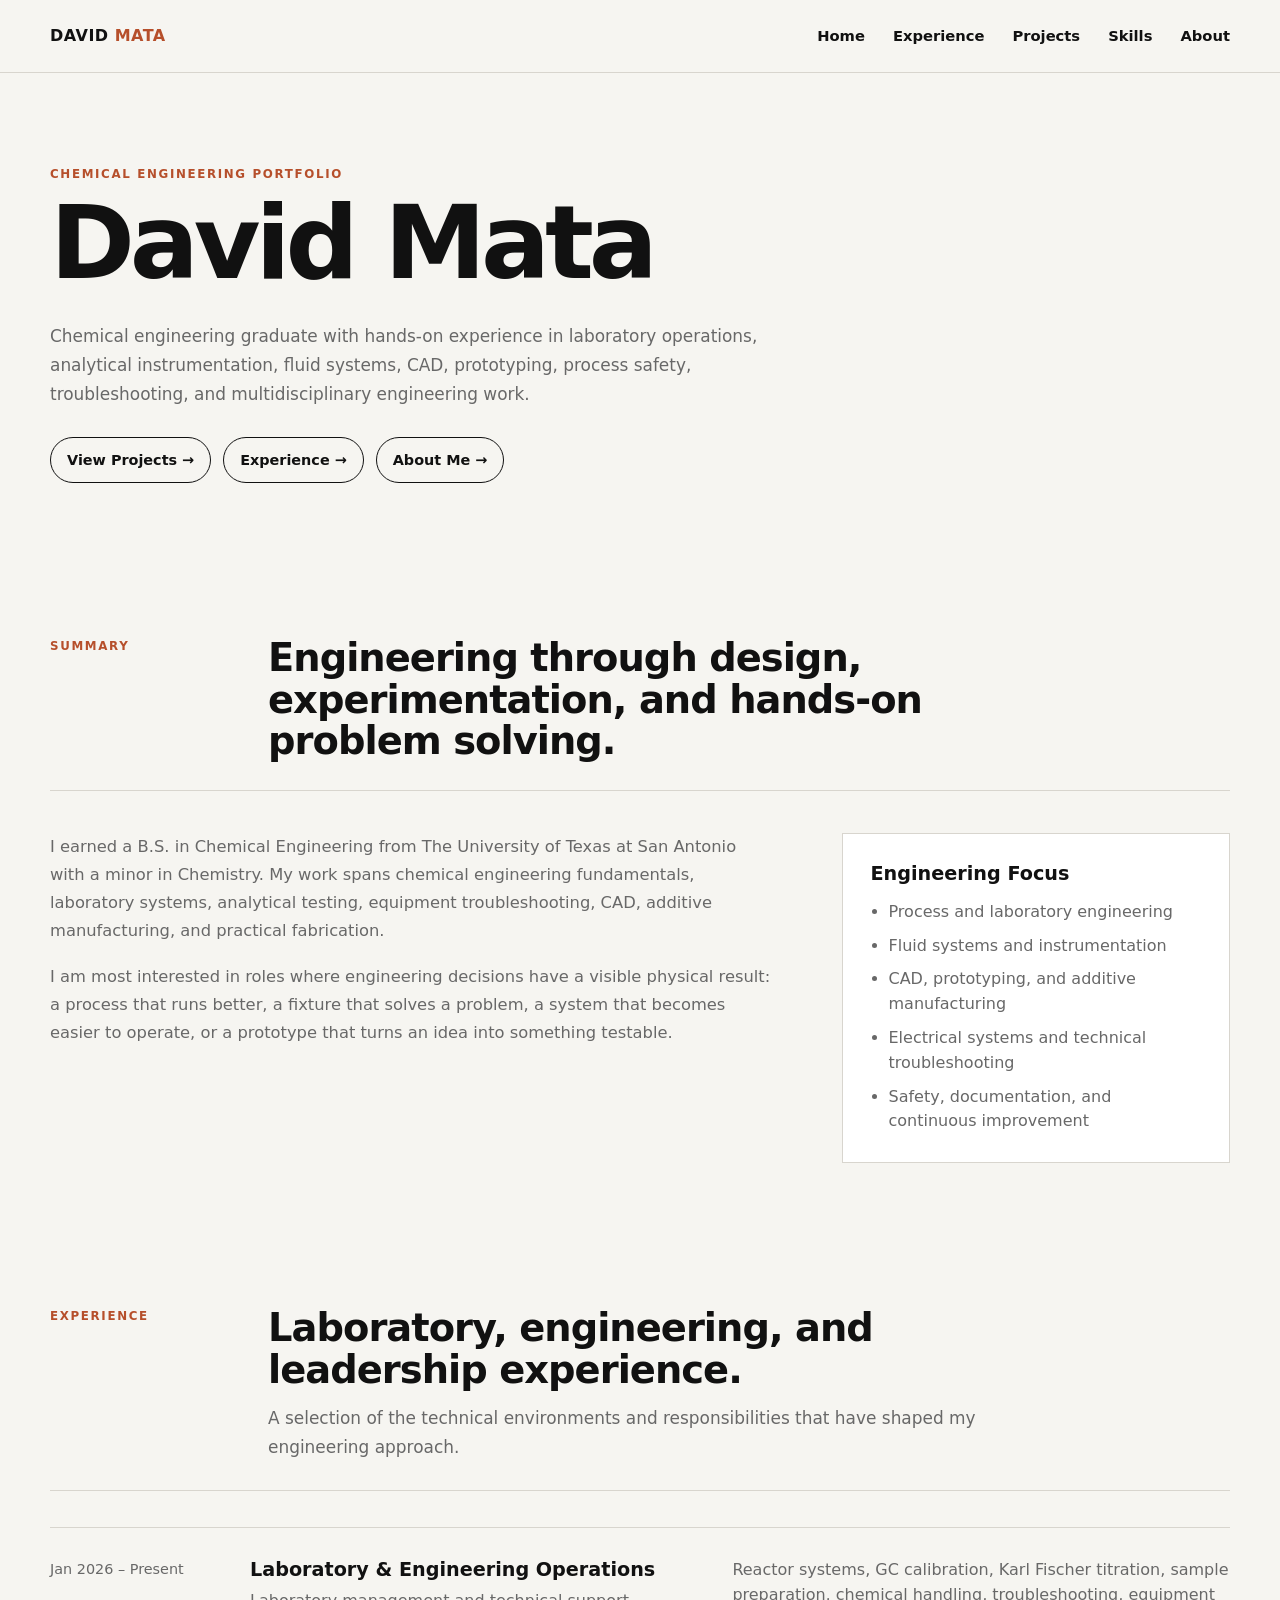
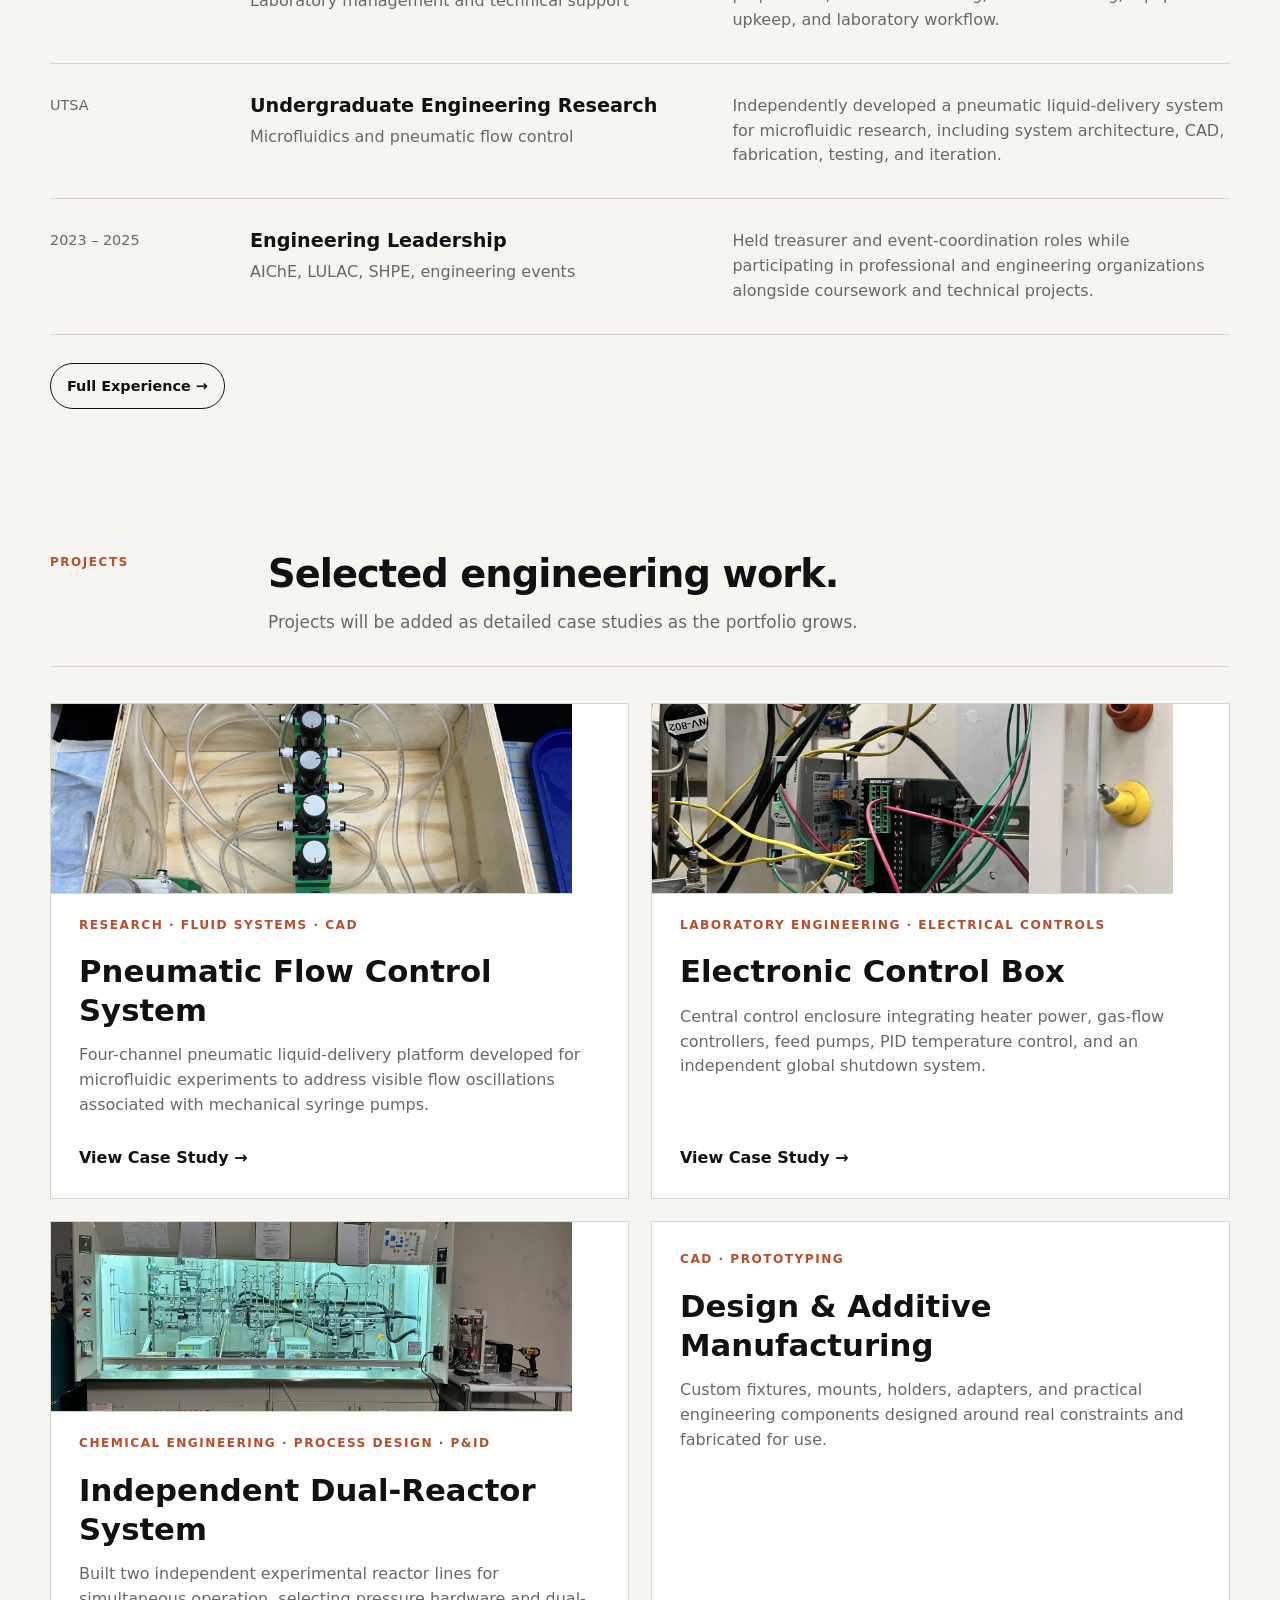
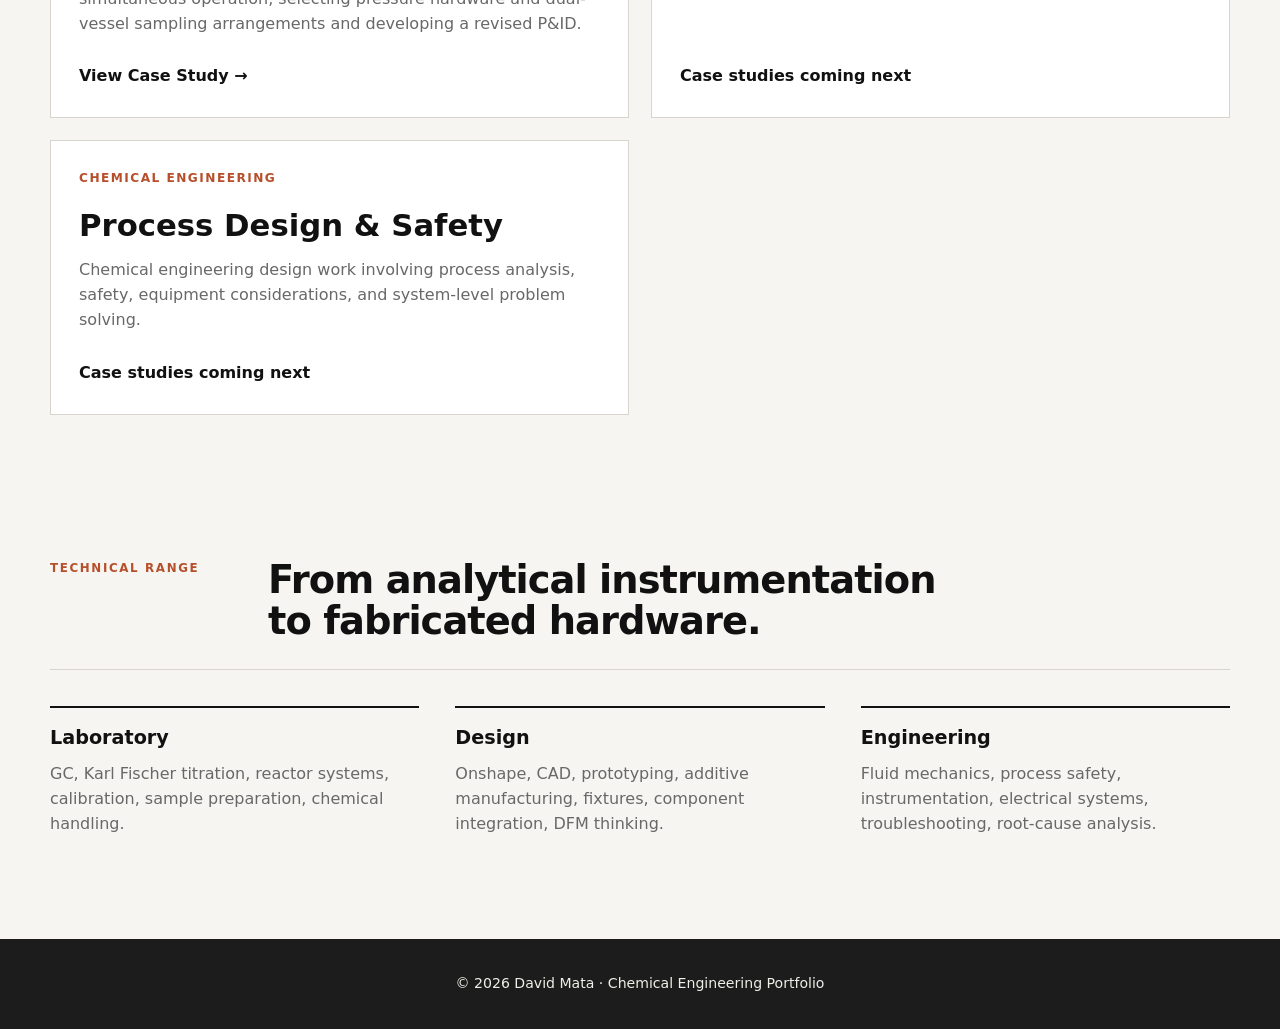
<file: index.html>
<!DOCTYPE html>
<html lang="en">
<head>
    <meta charset="UTF-8">
    <meta name="viewport" content="width=device-width, initial-scale=1.0">
    <meta name="description" content="David Mata chemical engineering portfolio featuring laboratory, process, CAD, prototyping, and engineering project experience.">
    <title>David Mata | Chemical Engineering Portfolio</title>
    <link rel="stylesheet" href="css/style.css?v=20261007-1">
</head>
<body>

    <header class="site-header">
        <div class="nav-inner">
            <a href="index.html" class="logo">David <span>Mata</span></a>
            <ul class="nav-links">
                <li><a href="index.html">Home</a></li>
                <li><a href="experience.html">Experience</a></li>
                <li><a href="projects.html">Projects</a></li>
                <li><a href="skills.html">Skills</a></li>
                <li><a href="about.html">About</a></li>
            </ul>
        </div>
    </header>

    <main>
        <section class="hero">
            <div class="hero-content">
                <div class="eyebrow">Chemical Engineering Portfolio</div>
                <h1 class="display">David Mata</h1>
                <p class="hero-description">
                    Chemical engineering graduate with hands-on experience in laboratory operations,
                    analytical instrumentation, fluid systems, CAD, prototyping, process safety,
                    troubleshooting, and multidisciplinary engineering work.
                </p>
                <div class="quick-links">
                    <a href="projects.html" class="text-link">View Projects →</a>
                    <a href="experience.html" class="text-link">Experience →</a>
                    <a href="about.html" class="text-link">About Me →</a>
                </div>
            </div>
        </section>

        <section class="editorial-section">
            <div class="section-head">
                <div class="section-label">Summary</div>
                <div>
                    <h2>Engineering through design, experimentation, and hands-on problem solving.</h2>
                </div>
            </div>

            <div class="summary-grid">
                <div class="copy">
                    <p>
                        I earned a B.S. in Chemical Engineering from The University of Texas at San Antonio
                        with a minor in Chemistry. My work spans chemical engineering fundamentals,
                        laboratory systems, analytical testing, equipment troubleshooting, CAD,
                        additive manufacturing, and practical fabrication.
                    </p>
                    <p>
                        I am most interested in roles where engineering decisions have a visible physical
                        result: a process that runs better, a fixture that solves a problem, a system that
                        becomes easier to operate, or a prototype that turns an idea into something testable.
                    </p>
                </div>

                <aside class="profile-note">
                    <h3>Engineering Focus</h3>
                    <ul>
                        <li>Process and laboratory engineering</li>
                        <li>Fluid systems and instrumentation</li>
                        <li>CAD, prototyping, and additive manufacturing</li>
                        <li>Electrical systems and technical troubleshooting</li>
                        <li>Safety, documentation, and continuous improvement</li>
                    </ul>
                </aside>
            </div>
        </section>

        <section class="editorial-section">
            <div class="section-head">
                <div class="section-label">Experience</div>
                <div>
                    <h2>Laboratory, engineering, and leadership experience.</h2>
                    <p class="lead">
                        A selection of the technical environments and responsibilities that have shaped
                        my engineering approach.
                    </p>
                </div>
            </div>

            <div class="experience-list">
                <article class="experience-row">
                    <div class="experience-meta">Jan 2026 – Present</div>
                    <div>
                        <h3>Laboratory & Engineering Operations</h3>
                        <p>Laboratory management and technical support</p>
                    </div>
                    <p>
                        Reactor systems, GC calibration, Karl Fischer titration, sample preparation,
                        chemical handling, troubleshooting, equipment upkeep, and laboratory workflow.
                    </p>
                </article>

                <article class="experience-row">
                    <div class="experience-meta">UTSA</div>
                    <div>
                        <h3>Undergraduate Engineering Research</h3>
                        <p>Microfluidics and pneumatic flow control</p>
                    </div>
                    <p>
                        Independently developed a pneumatic liquid-delivery system for microfluidic
                        research, including system architecture, CAD, fabrication, testing, and iteration.
                    </p>
                </article>

                <article class="experience-row">
                    <div class="experience-meta">2023 – 2025</div>
                    <div>
                        <h3>Engineering Leadership</h3>
                        <p>AIChE, LULAC, SHPE, engineering events</p>
                    </div>
                    <p>
                        Held treasurer and event-coordination roles while participating in professional
                        and engineering organizations alongside coursework and technical projects.
                    </p>
                </article>
            </div>

            <div class="quick-links" style="margin-top: 28px;">
                <a href="experience.html" class="text-link">Full Experience →</a>
            </div>
        </section>

        <section class="editorial-section">
            <div class="section-head">
                <div class="section-label">Projects</div>
                <div>
                    <h2>Selected engineering work.</h2>
                    <p class="lead">
                        Projects will be added as detailed case studies as the portfolio grows.
                    </p>
                </div>
            </div>

            <div class="project-grid">
                <article class="project-card">
                    <img class="project-card-thumb"
                         src="images/pneumatic-flow-system/pump-prototype-2b.webp"
                         alt="Completed pneumatic flow control system">
                    <div class="project-type">Research · Fluid Systems · CAD</div>
                    <h3>Pneumatic Flow Control System</h3>
                    <p>
                        Four-channel pneumatic liquid-delivery platform developed for microfluidic
                        experiments to address visible flow oscillations associated with mechanical
                        syringe pumps.
                    </p>
                    <a href="projects/pneumatic-flow-system.html" class="project-link">
                        View Case Study →
                    </a>
                </article>

                <article class="project-card">
                    <img class="project-card-thumb"
                         src="images/electronic-control-box/electronic-component-box.webp"
                         alt="Electronic control box for laboratory reactor system">
                    <div class="project-type">Laboratory Engineering · Electrical Controls</div>
                    <h3>Electronic Control Box</h3>
                    <p>
                        Central control enclosure integrating heater power, gas-flow controllers,
                        feed pumps, PID temperature control, and an independent global shutdown system.
                    </p>
                    <a href="projects/electronic-control-box/" class="project-link">
                        View Case Study →
                    </a>
                </article>

                <article class="project-card">
                    <img class="project-card-thumb"
                         src="images/dual-reactor-system/fumehood-progress-final.webp"
                         alt="Dual-reactor installation in the fume hood" loading="lazy">
                    <div class="project-type">Chemical Engineering · Process Design · P&amp;ID</div>
                    <h3>Independent Dual-Reactor System</h3>
                    <p>
                        Built two independent experimental reactor lines for simultaneous
                        operation, selecting pressure hardware and dual-vessel sampling
                        arrangements and developing a revised P&amp;ID.
                    </p>
                    <a href="projects/dual-reactor-system/" class="project-link">View Case Study →</a>
                </article>

                <article class="project-card">
                    <div class="project-type">CAD · Prototyping</div>
                    <h3>Design & Additive Manufacturing</h3>
                    <p>
                        Custom fixtures, mounts, holders, adapters, and practical engineering components
                        designed around real constraints and fabricated for use.
                    </p>
                    <span class="project-link">Case studies coming next</span>
                </article>

                <article class="project-card">
                    <div class="project-type">Chemical Engineering</div>
                    <h3>Process Design & Safety</h3>
                    <p>
                        Chemical engineering design work involving process analysis, safety,
                        equipment considerations, and system-level problem solving.
                    </p>
                    <span class="project-link">Case studies coming next</span>
                </article>
            </div>
        </section>

        <section class="editorial-section">
            <div class="section-head">
                <div class="section-label">Technical Range</div>
                <div>
                    <h2>From analytical instrumentation to fabricated hardware.</h2>
                </div>
            </div>

            <div class="skill-columns">
                <div class="skill-block">
                    <h3>Laboratory</h3>
                    <p>GC, Karl Fischer titration, reactor systems, calibration, sample preparation, chemical handling.</p>
                </div>
                <div class="skill-block">
                    <h3>Design</h3>
                    <p>Onshape, CAD, prototyping, additive manufacturing, fixtures, component integration, DFM thinking.</p>
                </div>
                <div class="skill-block">
                    <h3>Engineering</h3>
                    <p>Fluid mechanics, process safety, instrumentation, electrical systems, troubleshooting, root-cause analysis.</p>
                </div>
            </div>
        </section>
    </main>

    <footer>© 2026 David Mata · Chemical Engineering Portfolio</footer>
</body>
</html>
</file>
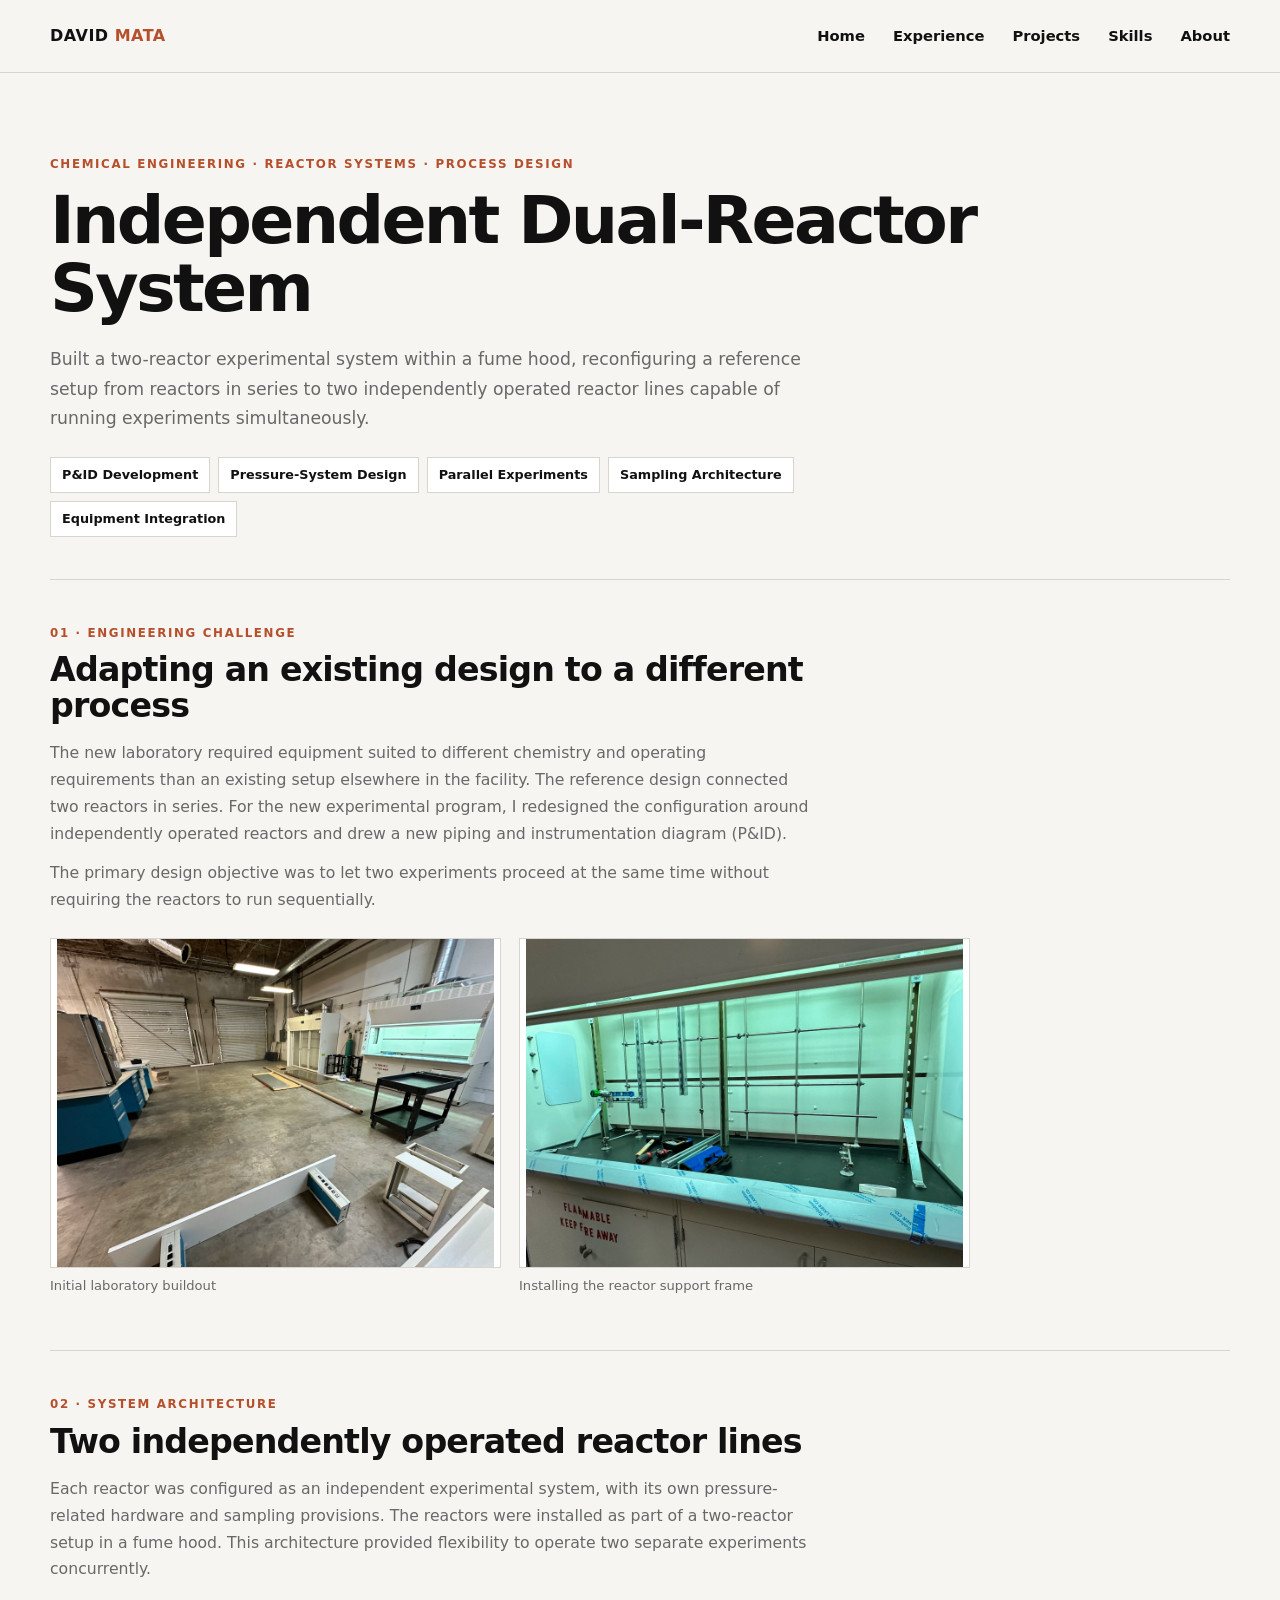
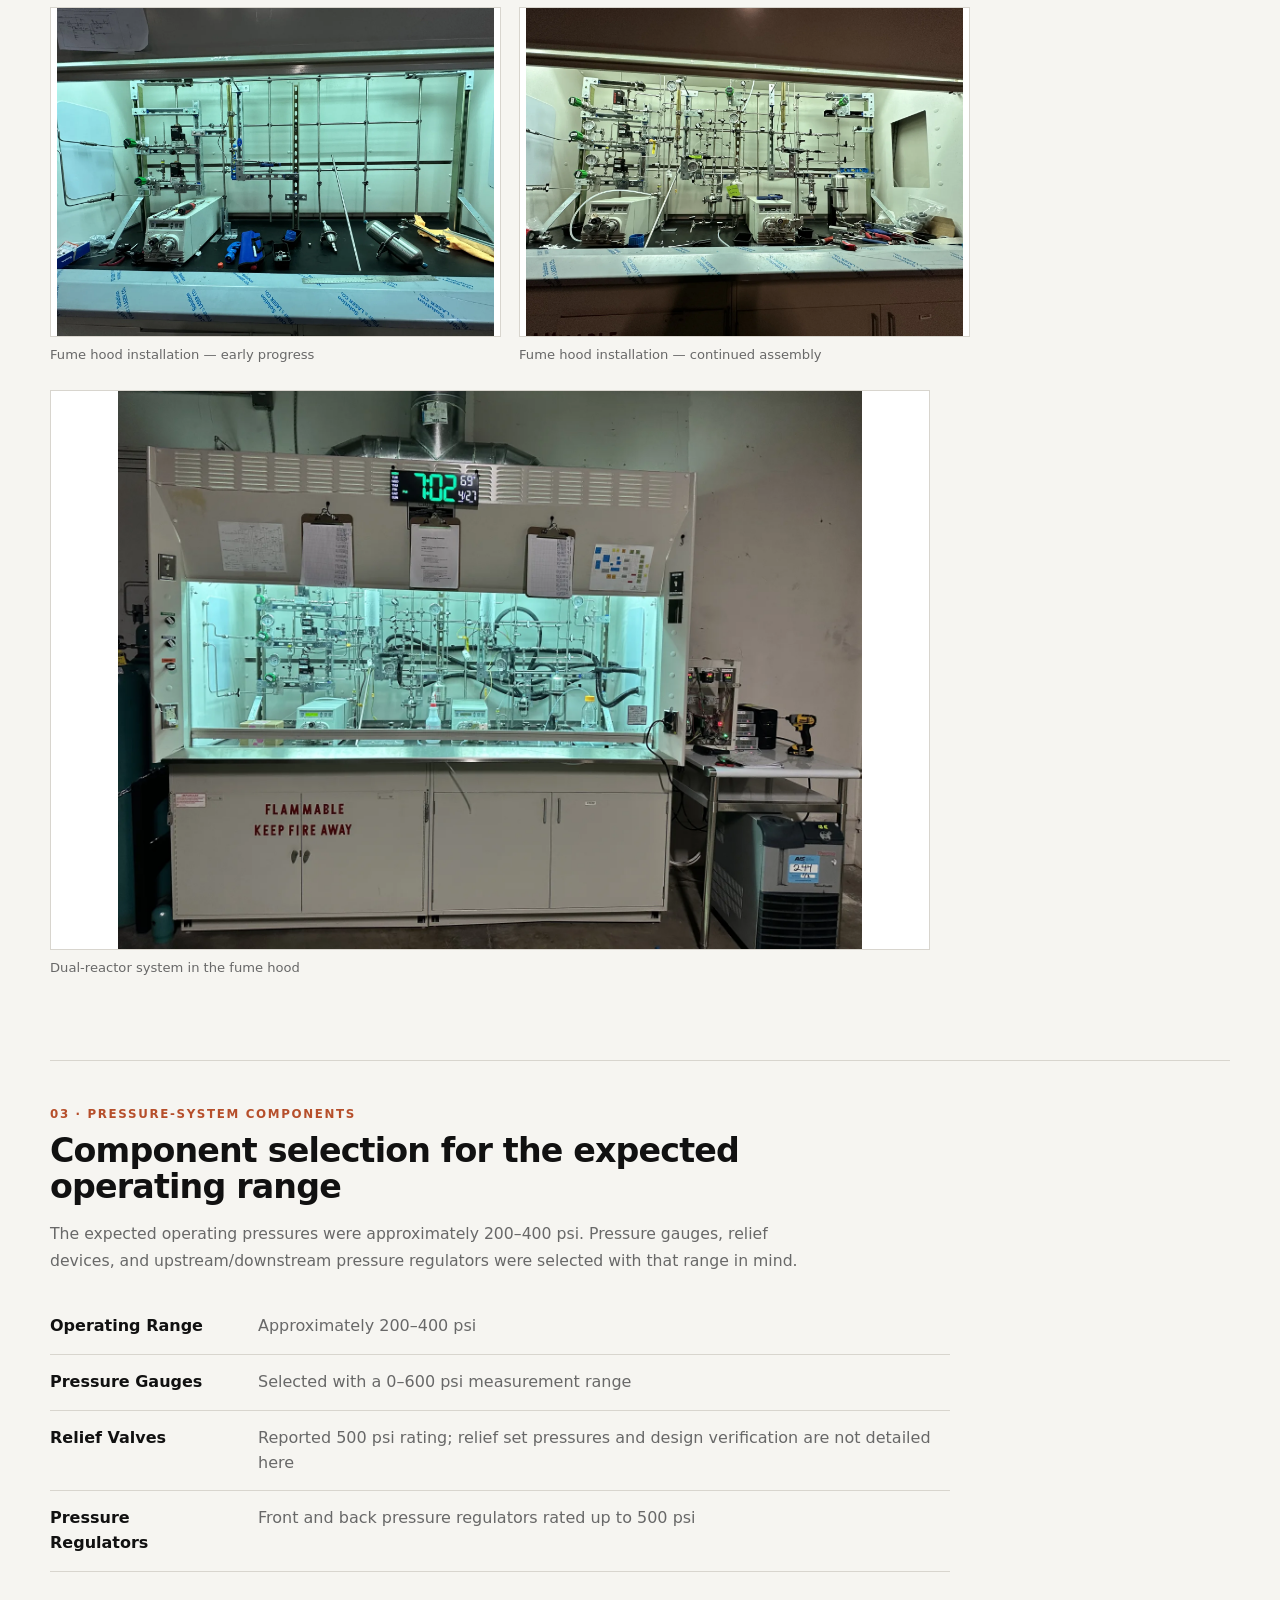
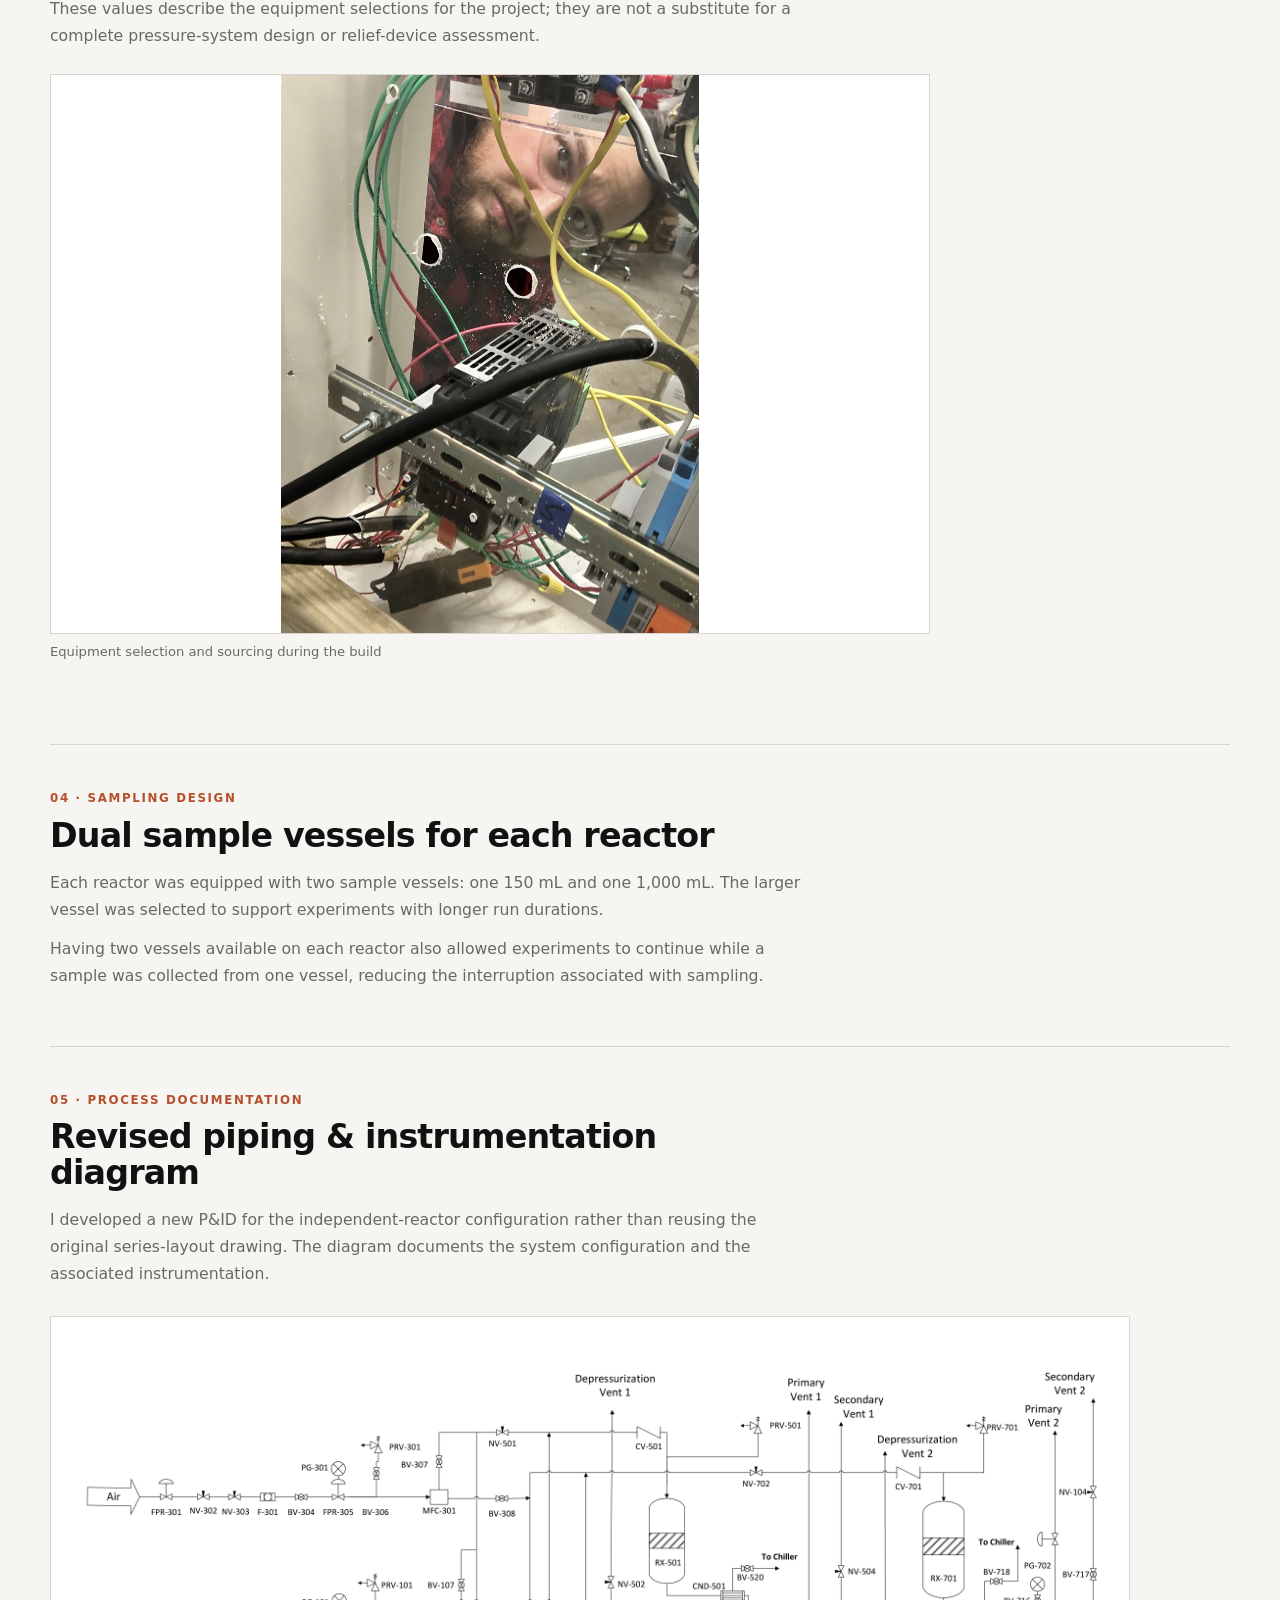
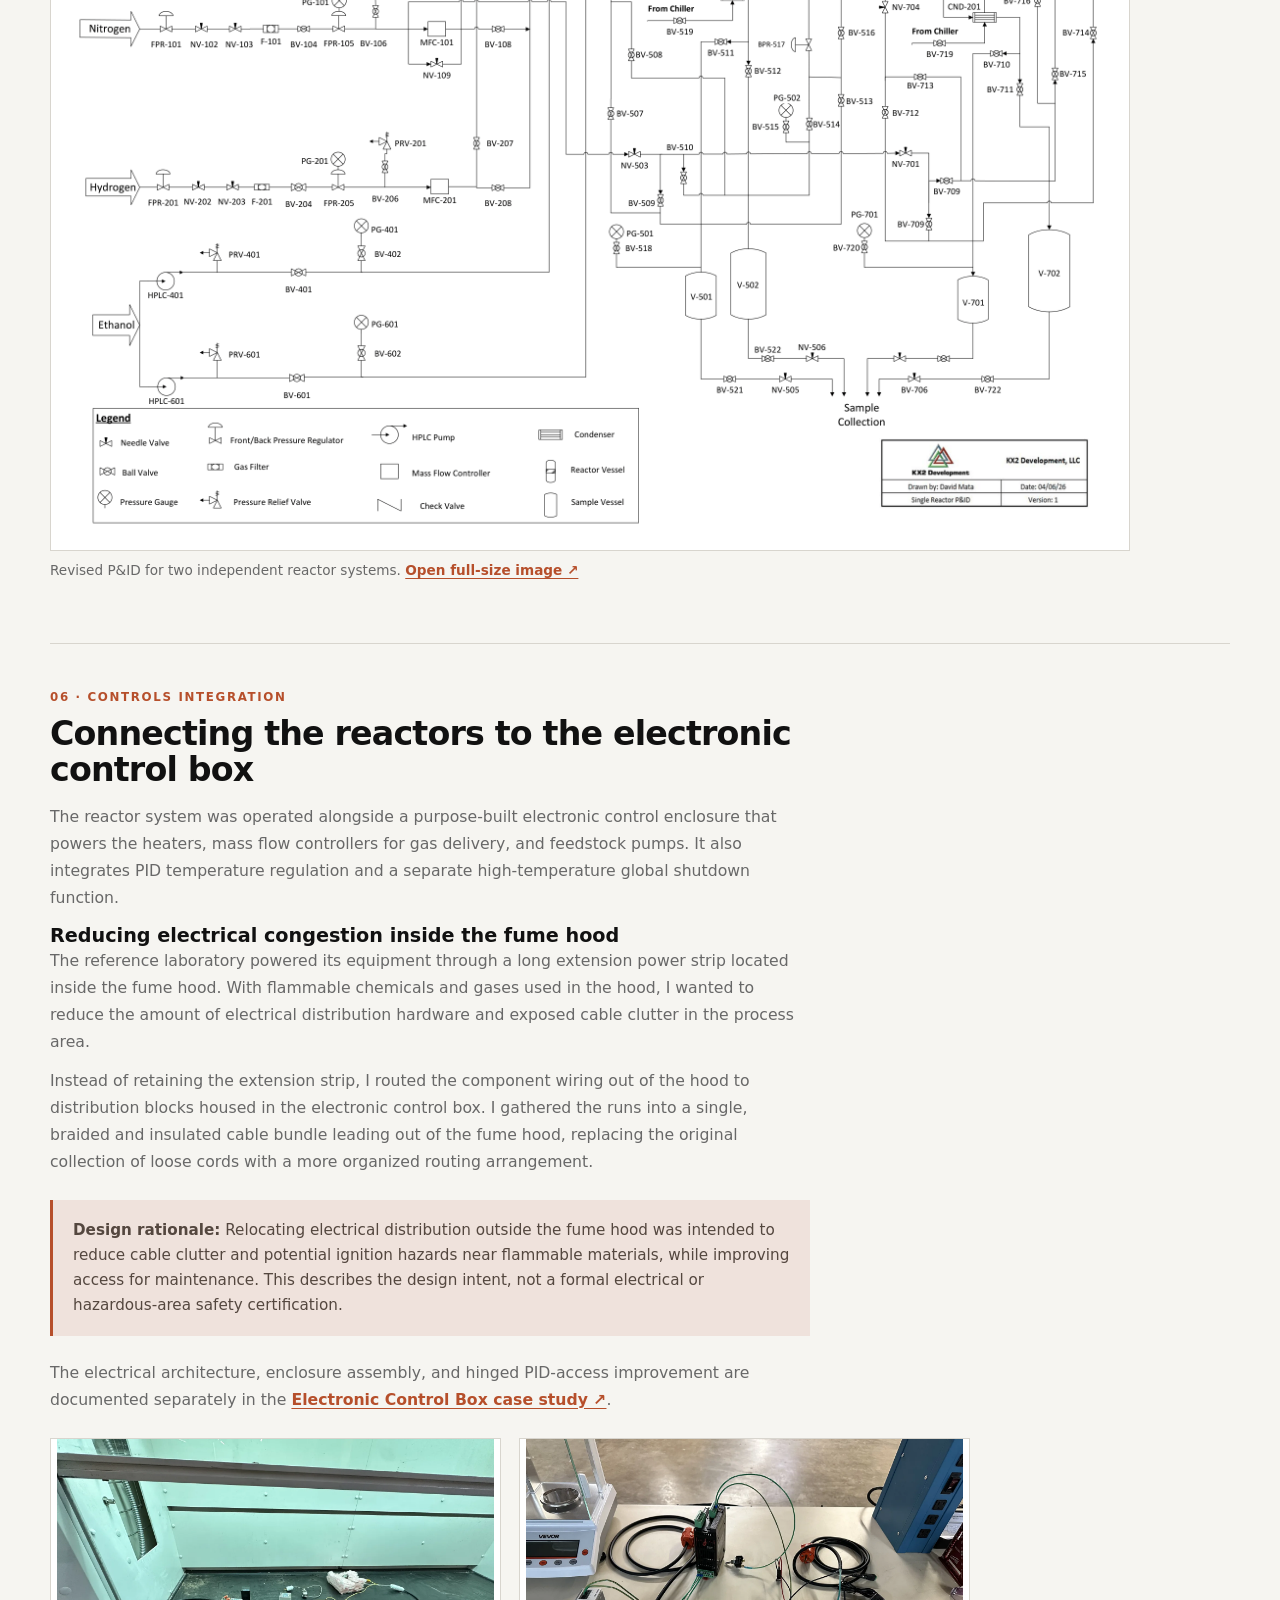
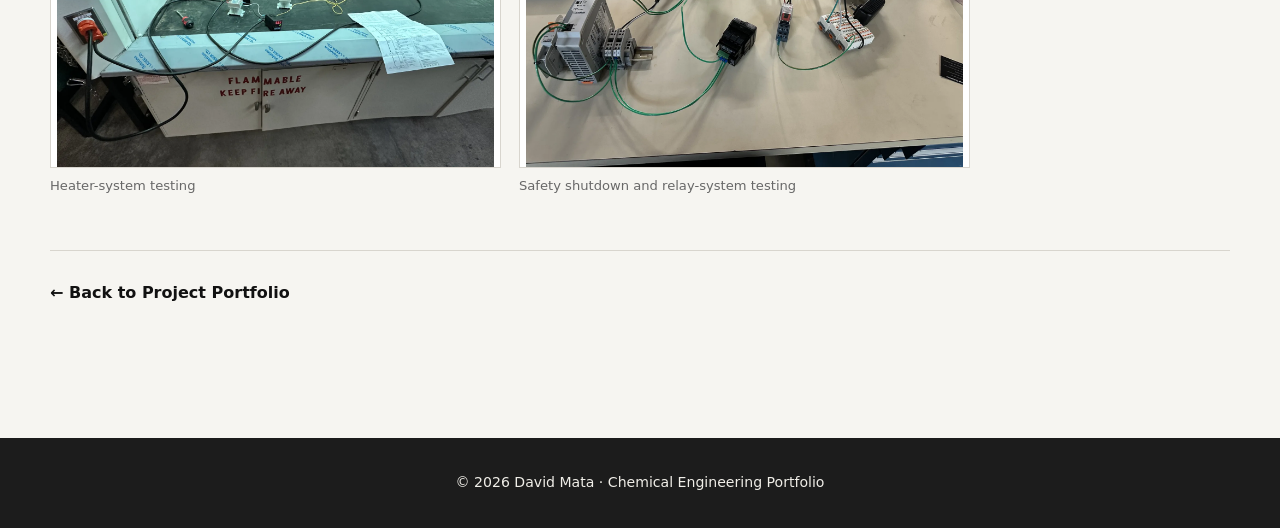
<file: projects/dual-reactor-system/index.html>
<!DOCTYPE html>
<html lang="en">
<head>
    <meta charset="UTF-8">
    <meta name="viewport" content="width=device-width, initial-scale=1.0">
    <meta name="description" content="David Mata's independent dual-reactor laboratory system: pressure-system component selection, two-vessel sampling, and a revised P&amp;ID.">
    <title>Independent Dual-Reactor System | David Mata</title>
    <link rel="stylesheet" href="../../css/style.css?v=20261007-1">
</head>
<body>
    <header class="site-header">
        <div class="nav-inner">
            <a href="../../index.html" class="logo">David <span>Mata</span></a>
            <ul class="nav-links">
                <li><a href="../../index.html">Home</a></li>
                <li><a href="../../experience.html">Experience</a></li>
                <li><a href="../../projects.html">Projects</a></li>
                <li><a href="../../skills.html">Skills</a></li>
                <li><a href="../../about.html">About</a></li>
            </ul>
        </div>
    </header>

    <main class="project-page">
        <section class="project-hero">
            <div class="section-label">Chemical Engineering · Reactor Systems · Process Design</div>
            <h1>Independent Dual-Reactor System</h1>
            <p class="project-summary">
                Built a two-reactor experimental system within a fume hood, reconfiguring
                a reference setup from reactors in series to two independently operated
                reactor lines capable of running experiments simultaneously.
            </p>
            <div class="project-tags">
                <span>P&amp;ID Development</span>
                <span>Pressure-System Design</span>
                <span>Parallel Experiments</span>
                <span>Sampling Architecture</span>
                <span>Equipment Integration</span>
            </div>
        </section>

        <section class="project-section">
            <div class="section-label">01 · Engineering Challenge</div>
            <h2>Adapting an existing design to a different process</h2>
            <p>
                The new laboratory required equipment suited to different chemistry and
                operating requirements than an existing setup elsewhere in the facility.
                The reference design connected two reactors in series. For the new
                experimental program, I redesigned the configuration around independently
                operated reactors and drew a new piping and instrumentation diagram (P&amp;ID).
            </p>
            <p>
                The primary design objective was to let two experiments proceed at the
                same time without requiring the reactors to run sequentially.
            </p>
            <div class="project-image-grid">
                <figure>
                    <img src="../../images/dual-reactor-system/lab-from-scratch.webp" alt="Laboratory space during initial buildout" loading="lazy">
                    <figcaption>Initial laboratory buildout</figcaption>
                </figure>
                <figure>
                    <img src="../../images/dual-reactor-system/installing-frame.webp" alt="Installing the reactor system support frame" loading="lazy">
                    <figcaption>Installing the reactor support frame</figcaption>
                </figure>
            </div>
        </section>

        <section class="project-section">
            <div class="section-label">02 · System Architecture</div>
            <h2>Two independently operated reactor lines</h2>
            <p>
                Each reactor was configured as an independent experimental system,
                with its own pressure-related hardware and sampling provisions.
                The reactors were installed as part of a two-reactor setup in a fume hood.
                This architecture provided flexibility to operate two separate experiments
                concurrently.
            </p>
            <div class="project-image-grid">
                <figure>
                    <img src="../../images/dual-reactor-system/fumehood-progress-1.webp" alt="First progress photo of the dual reactor assembly in the fume hood" loading="lazy">
                    <figcaption>Fume hood installation — early progress</figcaption>
                </figure>
                <figure>
                    <img src="../../images/dual-reactor-system/fumehood-progress-2.webp" alt="Additional progress on the dual reactor assembly" loading="lazy">
                    <figcaption>Fume hood installation — continued assembly</figcaption>
                </figure>
            </div>
            <figure class="project-image-wide project-photo-wide">
                <img src="../../images/dual-reactor-system/fumehood-progress-final.webp" alt="Completed dual reactor system installed inside the fume hood" loading="lazy">
                <figcaption class="image-caption">Dual-reactor system in the fume hood</figcaption>
            </figure>
        </section>

        <section class="project-section">
            <div class="section-label">03 · Pressure-System Components</div>
            <h2>Component selection for the expected operating range</h2>
            <p>
                The expected operating pressures were approximately 200–400 psi. Pressure
                gauges, relief devices, and upstream/downstream pressure regulators were
                selected with that range in mind.
            </p>
            <div class="contribution-list">
                <div><strong>Operating Range</strong><span>Approximately 200–400 psi</span></div>
                <div><strong>Pressure Gauges</strong><span>Selected with a 0–600 psi measurement range</span></div>
                <div><strong>Relief Valves</strong><span>Reported 500 psi rating; relief set pressures and design verification are not detailed here</span></div>
                <div><strong>Pressure Regulators</strong><span>Front and back pressure regulators rated up to 500 psi</span></div>
            </div>
            <p>
                These values describe the equipment selections for the project; they are not
                a substitute for a complete pressure-system design or relief-device assessment.
            </p>
            <figure class="project-image-wide project-photo-wide">
                <img src="../../images/dual-reactor-system/finding-parts-face-shot.webp" alt="Component sourcing and selection during the reactor-system build" loading="lazy">
                <figcaption class="image-caption">Equipment selection and sourcing during the build</figcaption>
            </figure>
        </section>

        <section class="project-section">
            <div class="section-label">04 · Sampling Design</div>
            <h2>Dual sample vessels for each reactor</h2>
            <p>
                Each reactor was equipped with two sample vessels: one 150 mL and one
                1,000 mL. The larger vessel was selected to support experiments with
                longer run durations.
            </p>
            <p>
                Having two vessels available on each reactor also allowed experiments
                to continue while a sample was collected from one vessel, reducing the
                interruption associated with sampling.
            </p>
        </section>

        <section class="project-section">
            <div class="section-label">05 · Process Documentation</div>
            <h2>Revised piping &amp; instrumentation diagram</h2>
            <p>
                I developed a new P&amp;ID for the independent-reactor configuration
                rather than reusing the original series-layout drawing. The diagram
                documents the system configuration and the associated instrumentation.
            </p>
            <figure class="project-diagram">
                <a href="../../images/dual-reactor-system/2-reactor-PID-1.png" target="_blank" rel="noopener noreferrer" aria-label="Open full-size dual-reactor piping and instrumentation diagram">
                    <img src="../../images/dual-reactor-system/2-reactor-PID-1.png" alt="Piping and instrumentation diagram for the two independent reactor lines" loading="lazy">
                </a>
                <figcaption>
                    Revised P&amp;ID for two independent reactor systems.
                    <a href="../../images/dual-reactor-system/2-reactor-PID-1.png" target="_blank" rel="noopener noreferrer">Open full-size image ↗</a>
                </figcaption>
            </figure>
        </section>

        <section class="project-section">
            <div class="section-label">06 · Controls Integration</div>
            <h2>Connecting the reactors to the electronic control box</h2>
            <p>
                The reactor system was operated alongside a purpose-built electronic
                control enclosure that powers the heaters, mass flow controllers for
                gas delivery, and feedstock pumps. It also integrates PID temperature
                regulation and a separate high-temperature global shutdown function.
            </p>
            <h3 class="project-subheading">Reducing electrical congestion inside the fume hood</h3>
            <p>
                The reference laboratory powered its equipment through a long extension
                power strip located inside the fume hood. With flammable chemicals and
                gases used in the hood, I wanted to reduce the amount of electrical
                distribution hardware and exposed cable clutter in the process area.
            </p>
            <p>
                Instead of retaining the extension strip, I routed the component wiring
                out of the hood to distribution blocks housed in the electronic control
                box. I gathered the runs into a single, braided and insulated cable
                bundle leading out of the fume hood, replacing the original collection
                of loose cords with a more organized routing arrangement.
            </p>
            <div class="project-note">
                <strong>Design rationale:</strong>
                Relocating electrical distribution outside the fume hood was intended
                to reduce cable clutter and potential ignition hazards near flammable
                materials, while improving access for maintenance. This describes
                the design intent, not a formal electrical or hazardous-area safety
                certification.
            </div>
            <p>
                The electrical architecture, enclosure assembly, and hinged PID-access
                improvement are documented separately in the
                <a class="project-inline-link" href="../electronic-control-box/">Electronic Control Box case study ↗</a>.
            </p>
            <div class="project-image-grid">
                <figure>
                    <img src="../../images/dual-reactor-system/testing-heaters.webp" alt="Heater testing as part of the dual reactor system integration" loading="lazy">
                    <figcaption>Heater-system testing</figcaption>
                </figure>
                <figure>
                    <img src="../../images/dual-reactor-system/testing-saftey shutoff-relay-system.webp" alt="Testing the temperature safety shutoff and relay system" loading="lazy">
                    <figcaption>Safety shutdown and relay-system testing</figcaption>
                </figure>
            </div>
        </section>

        <section class="project-back">
            <a href="../../projects.html">← Back to Project Portfolio</a>
        </section>
    </main>

    <footer>© 2026 David Mata · Chemical Engineering Portfolio</footer>
</body>
</html>
</file>
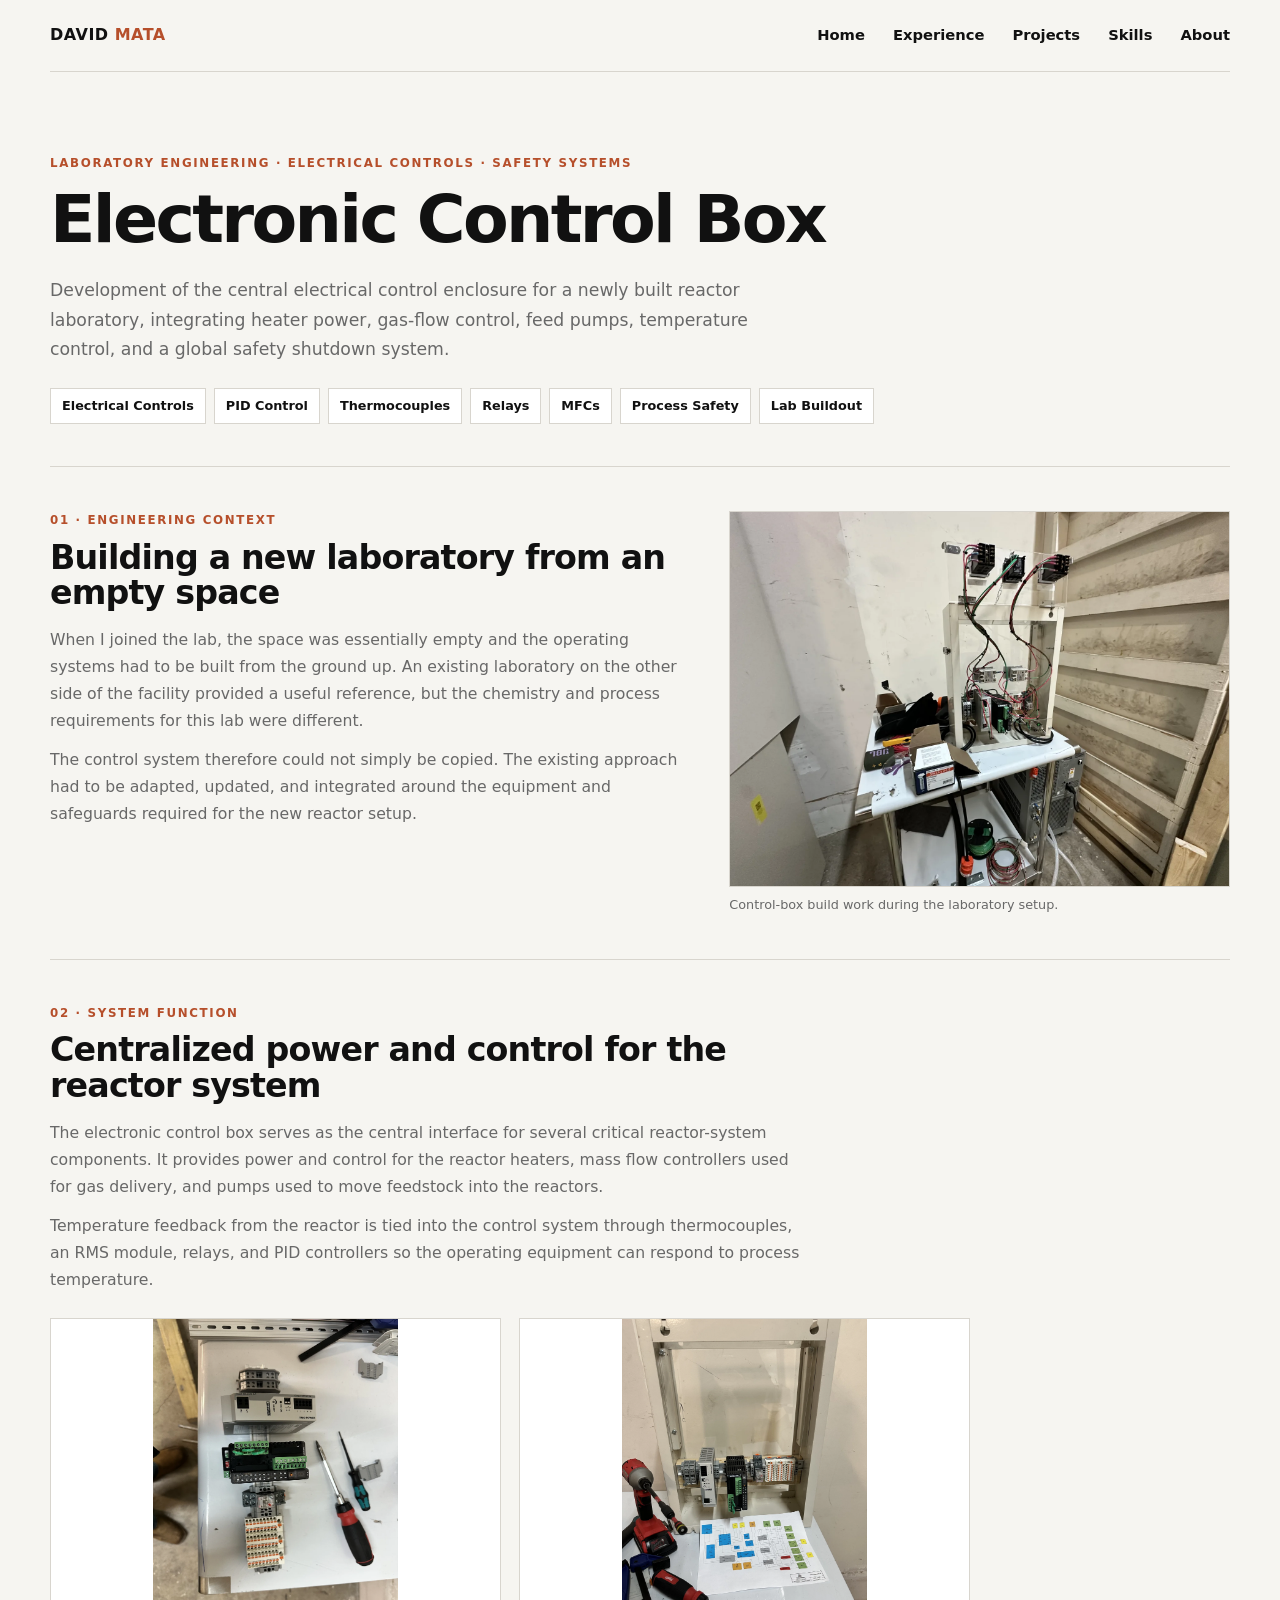
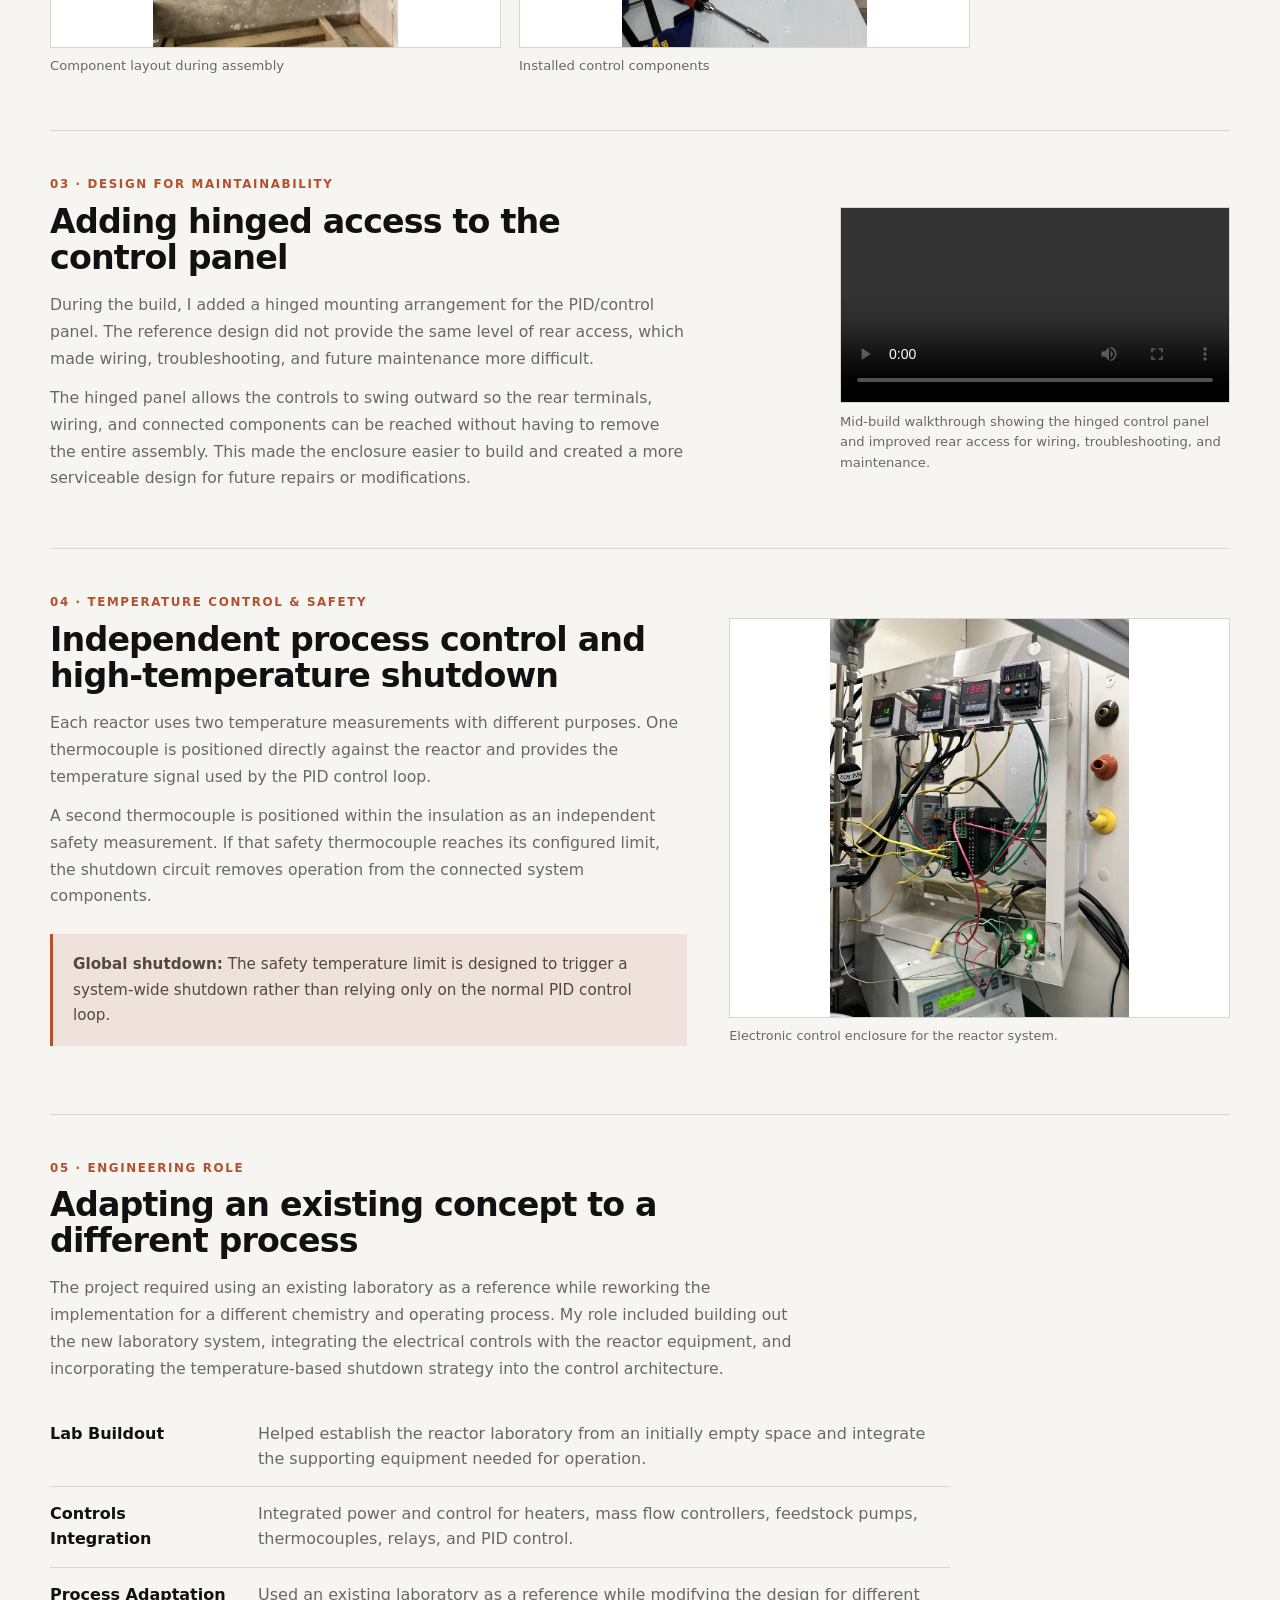
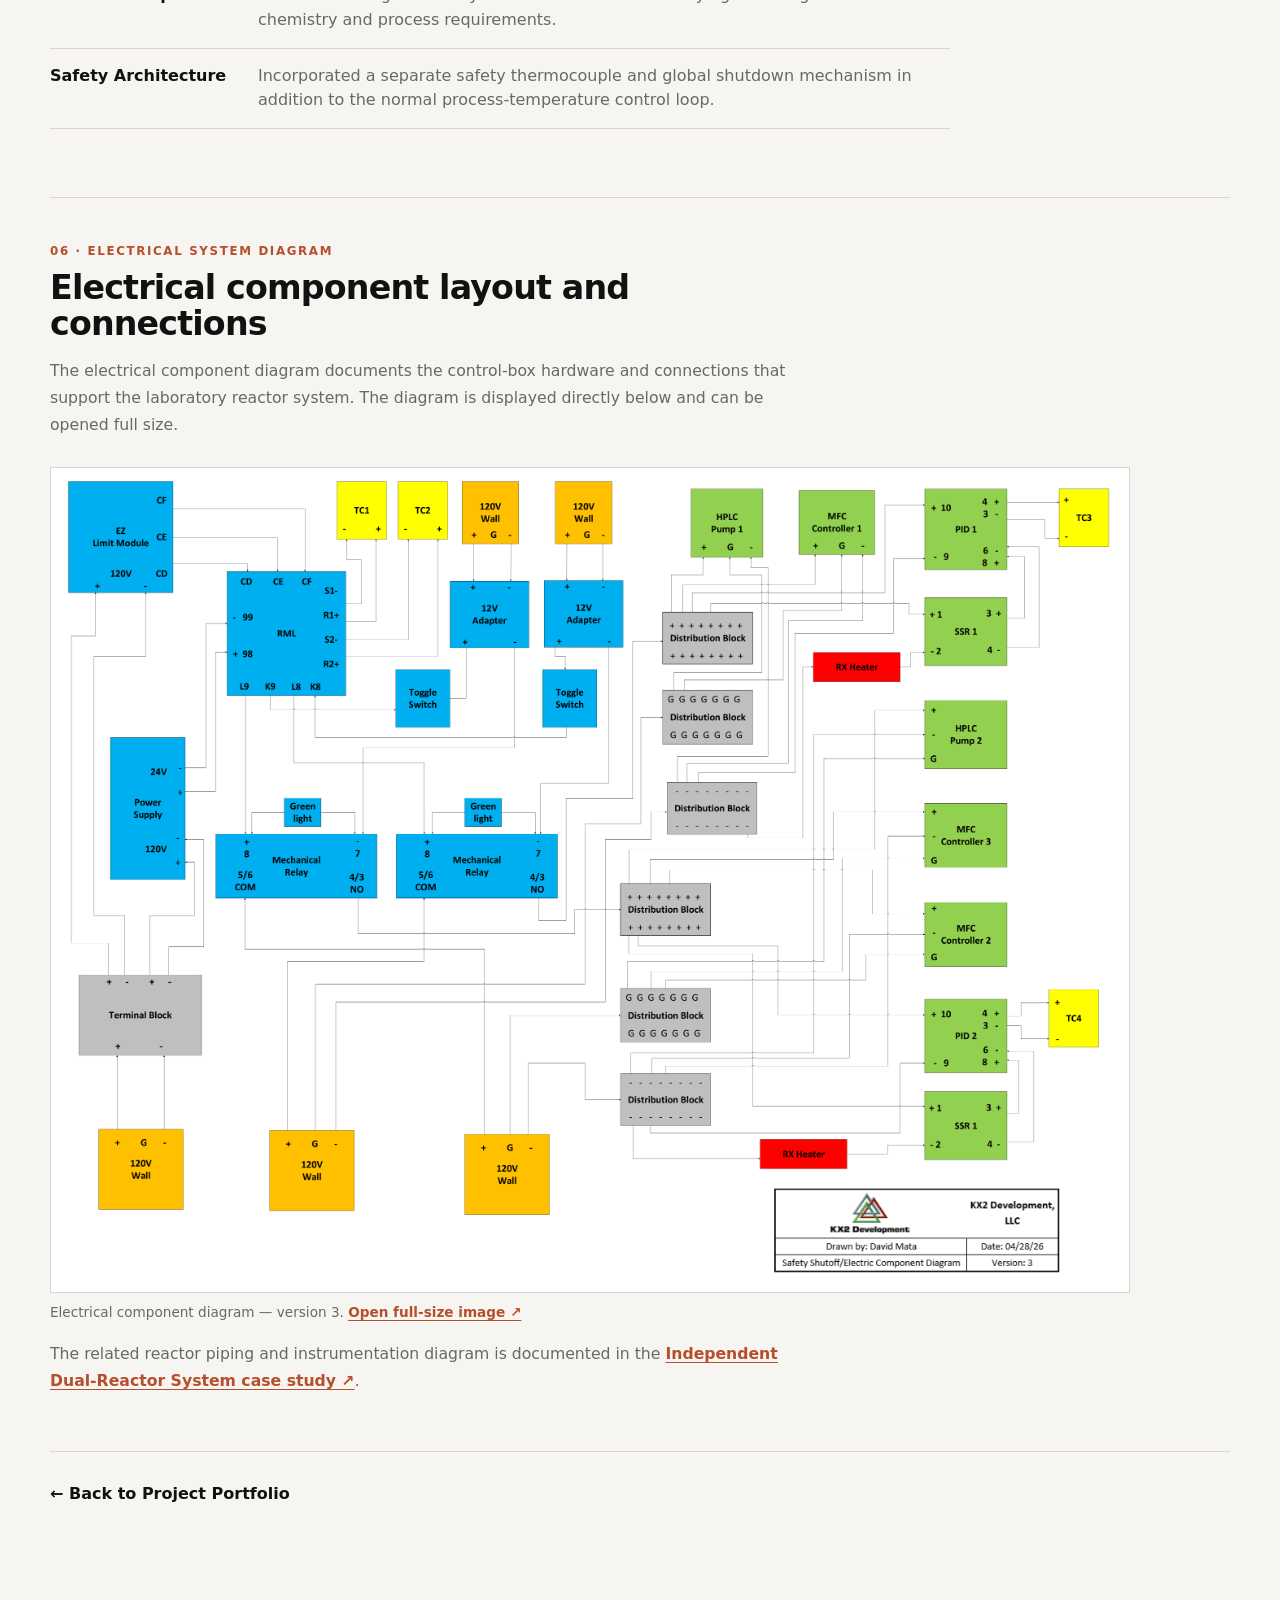
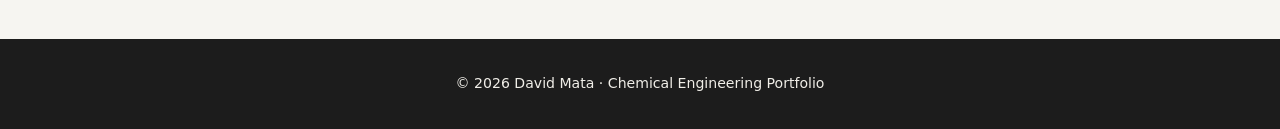
<file: projects/electronic-control-box/index.html>
<!DOCTYPE html>
<html lang="en">

<head>
    <meta charset="UTF-8">
    <meta name="viewport" content="width=device-width, initial-scale=1.0">
    <meta name="description"
          content="Engineering case study by David Mata: development of an electronic control box for laboratory reactor systems.">

    <title>Electronic Control Box | David Mata</title>
    <link rel="stylesheet" href="../../css/style.css?v=20261007-1">
</head>

<body>

    <nav>
        <a href="../../index.html" class="logo">
            David <span>Mata</span>
        </a>

        <ul class="nav-links">
            <li><a href="../../index.html">Home</a></li>
            <li><a href="../../experience.html">Experience</a></li>
            <li><a href="../../projects.html">Projects</a></li>
            <li><a href="../../skills.html">Skills</a></li>
            <li><a href="../../about.html">About</a></li>
        </ul>
    </nav>

    <main class="project-page">

        <section class="project-hero">
            <div class="section-label">
                Laboratory Engineering · Electrical Controls · Safety Systems
            </div>

            <h1>Electronic Control Box</h1>

            <p class="project-summary">
                Development of the central electrical control enclosure for a newly built
                reactor laboratory, integrating heater power, gas-flow control, feed pumps,
                temperature control, and a global safety shutdown system.
            </p>

            <div class="project-tags">
                <span>Electrical Controls</span>
                <span>PID Control</span>
                <span>Thermocouples</span>
                <span>Relays</span>
                <span>MFCs</span>
                <span>Process Safety</span>
                <span>Lab Buildout</span>
            </div>
        </section>

        <section class="project-section project-section-media">
            <div class="project-section-copy">
                <div class="section-label">
                    01 · Engineering Context
                </div>

                <h2>Building a new laboratory from an empty space</h2>

                <p>
                    When I joined the lab, the space was essentially empty and the operating
                    systems had to be built from the ground up. An existing laboratory on the
                    other side of the facility provided a useful reference, but the chemistry
                    and process requirements for this lab were different.
                </p>

                <p>
                    The control system therefore could not simply be copied. The existing
                    approach had to be adapted, updated, and integrated around the equipment
                    and safeguards required for the new reactor setup.
                </p>
            </div>

            <figure class="project-side-image">
                <img
                    src="../../images/electronic-control-box/build-station.webp"
                    alt="Electronic control box build station during laboratory setup">
                <figcaption>
                    Control-box build work during the laboratory setup.
                </figcaption>
            </figure>
        </section>

        <section class="project-section">
            <div class="section-label">
                02 · System Function
            </div>

            <h2>Centralized power and control for the reactor system</h2>

            <p>
                The electronic control box serves as the central interface for several
                critical reactor-system components. It provides power and control for the
                reactor heaters, mass flow controllers used for gas delivery, and pumps used
                to move feedstock into the reactors.
            </p>

            <p>
                Temperature feedback from the reactor is tied into the control system through
                thermocouples, an RMS module, relays, and PID controllers so the operating
                equipment can respond to process temperature.
            </p>

            <div class="project-image-grid">
                <figure>
                    <img
                        src="../../images/electronic-control-box/component-layout.webp"
                        alt="Electronic control box component layout before final installation">
                    <figcaption>Component layout during assembly</figcaption>
                </figure>

                <figure>
                    <img
                        src="../../images/electronic-control-box/component-layout-installed.webp"
                        alt="Installed electronic control box component layout">
                    <figcaption>Installed control components</figcaption>
                </figure>
            </div>
        </section>

        <section class="project-section project-section-media">
            <div class="project-section-copy">
                <div class="section-label">
                    03 · Design for Maintainability
                </div>

                <h2>Adding hinged access to the control panel</h2>

                <p>
                    During the build, I added a hinged mounting arrangement for the PID/control
                    panel. The reference design did not provide the same level of rear access,
                    which made wiring, troubleshooting, and future maintenance more difficult.
                </p>

                <p>
                    The hinged panel allows the controls to swing outward so the rear terminals,
                    wiring, and connected components can be reached without having to remove the
                    entire assembly. This made the enclosure easier to build and created a more
                    serviceable design for future repairs or modifications.
                </p>
            </div>

            <figure class="project-video-wrap project-video-side">
                <video class="project-video" controls playsinline preload="metadata">
                    <source
                        src="../../images/electronic-control-box/mid-build-video.mp4"
                        type="video/mp4">
                    Your browser does not support embedded video.
                </video>

                <figcaption>
                    Mid-build walkthrough showing the hinged control panel and improved rear
                    access for wiring, troubleshooting, and maintenance.
                </figcaption>
            </figure>
        </section>

        <section class="project-section project-section-media">
            <div class="project-section-copy">
                <div class="section-label">
                    04 · Temperature Control & Safety
                </div>

                <h2>Independent process control and high-temperature shutdown</h2>

                <p>
                    Each reactor uses two temperature measurements with different purposes.
                    One thermocouple is positioned directly against the reactor and provides
                    the temperature signal used by the PID control loop.
                </p>

                <p>
                    A second thermocouple is positioned within the insulation as an independent
                    safety measurement. If that safety thermocouple reaches its configured
                    limit, the shutdown circuit removes operation from the connected system
                    components.
                </p>

                <div class="project-note">
                    <strong>Global shutdown:</strong>
                    The safety temperature limit is designed to trigger a system-wide shutdown
                    rather than relying only on the normal PID control loop.
                </div>
            </div>

            <figure class="project-side-image">
                <img
                    src="../../images/electronic-control-box/electronic-component-box.webp"
                    alt="Electronic control box used to operate and protect the laboratory reactor system">
                <figcaption>
                    Electronic control enclosure for the reactor system.
                </figcaption>
            </figure>
        </section>

        <section class="project-section">
            <div class="section-label">
                05 · Engineering Role
            </div>

            <h2>Adapting an existing concept to a different process</h2>

            <p>
                The project required using an existing laboratory as a reference while
                reworking the implementation for a different chemistry and operating process.
                My role included building out the new laboratory system, integrating the
                electrical controls with the reactor equipment, and incorporating the
                temperature-based shutdown strategy into the control architecture.
            </p>

            <div class="contribution-list">
                <div>
                    <strong>Lab Buildout</strong>
                    <span>
                        Helped establish the reactor laboratory from an initially empty space
                        and integrate the supporting equipment needed for operation.
                    </span>
                </div>

                <div>
                    <strong>Controls Integration</strong>
                    <span>
                        Integrated power and control for heaters, mass flow controllers,
                        feedstock pumps, thermocouples, relays, and PID control.
                    </span>
                </div>

                <div>
                    <strong>Process Adaptation</strong>
                    <span>
                        Used an existing laboratory as a reference while modifying the design
                        for different chemistry and process requirements.
                    </span>
                </div>

                <div>
                    <strong>Safety Architecture</strong>
                    <span>
                        Incorporated a separate safety thermocouple and global shutdown
                        mechanism in addition to the normal process-temperature control loop.
                    </span>
                </div>
            </div>
        </section>

        <section class="project-section">
            <div class="section-label">
                06 · Electrical System Diagram
            </div>

            <h2>Electrical component layout and connections</h2>

            <p>
                The electrical component diagram documents the control-box hardware and
                connections that support the laboratory reactor system. The diagram
                is displayed directly below and can be opened full size.
            </p>

            <figure class="project-diagram">
                <a href="../../images/electronic-control-box/electrical-component-diagram-V3-1.png" target="_blank" rel="noopener noreferrer" aria-label="Open full-size electrical control diagram">
                    <img src="../../images/electronic-control-box/electrical-component-diagram-V3-1.png"
                         alt="Electrical component diagram for the reactor control box, version 3" loading="lazy">
                </a>
                <figcaption>
                    Electrical component diagram — version 3.
                    <a href="../../images/electronic-control-box/electrical-component-diagram-V3-1.png"
                       target="_blank" rel="noopener noreferrer">Open full-size image ↗</a>
                </figcaption>
            </figure>

            <p>
                The related reactor piping and instrumentation diagram is documented
                in the <a class="project-inline-link" href="../dual-reactor-system/">Independent Dual-Reactor System case study ↗</a>.
            </p>
        </section>

        <section class="project-back">
            <a href="../../projects.html">
                ← Back to Project Portfolio
            </a>
        </section>

    </main>

    <footer>
        © 2026 David Mata · Chemical Engineering Portfolio
    </footer>

</body>
</html>
</file>
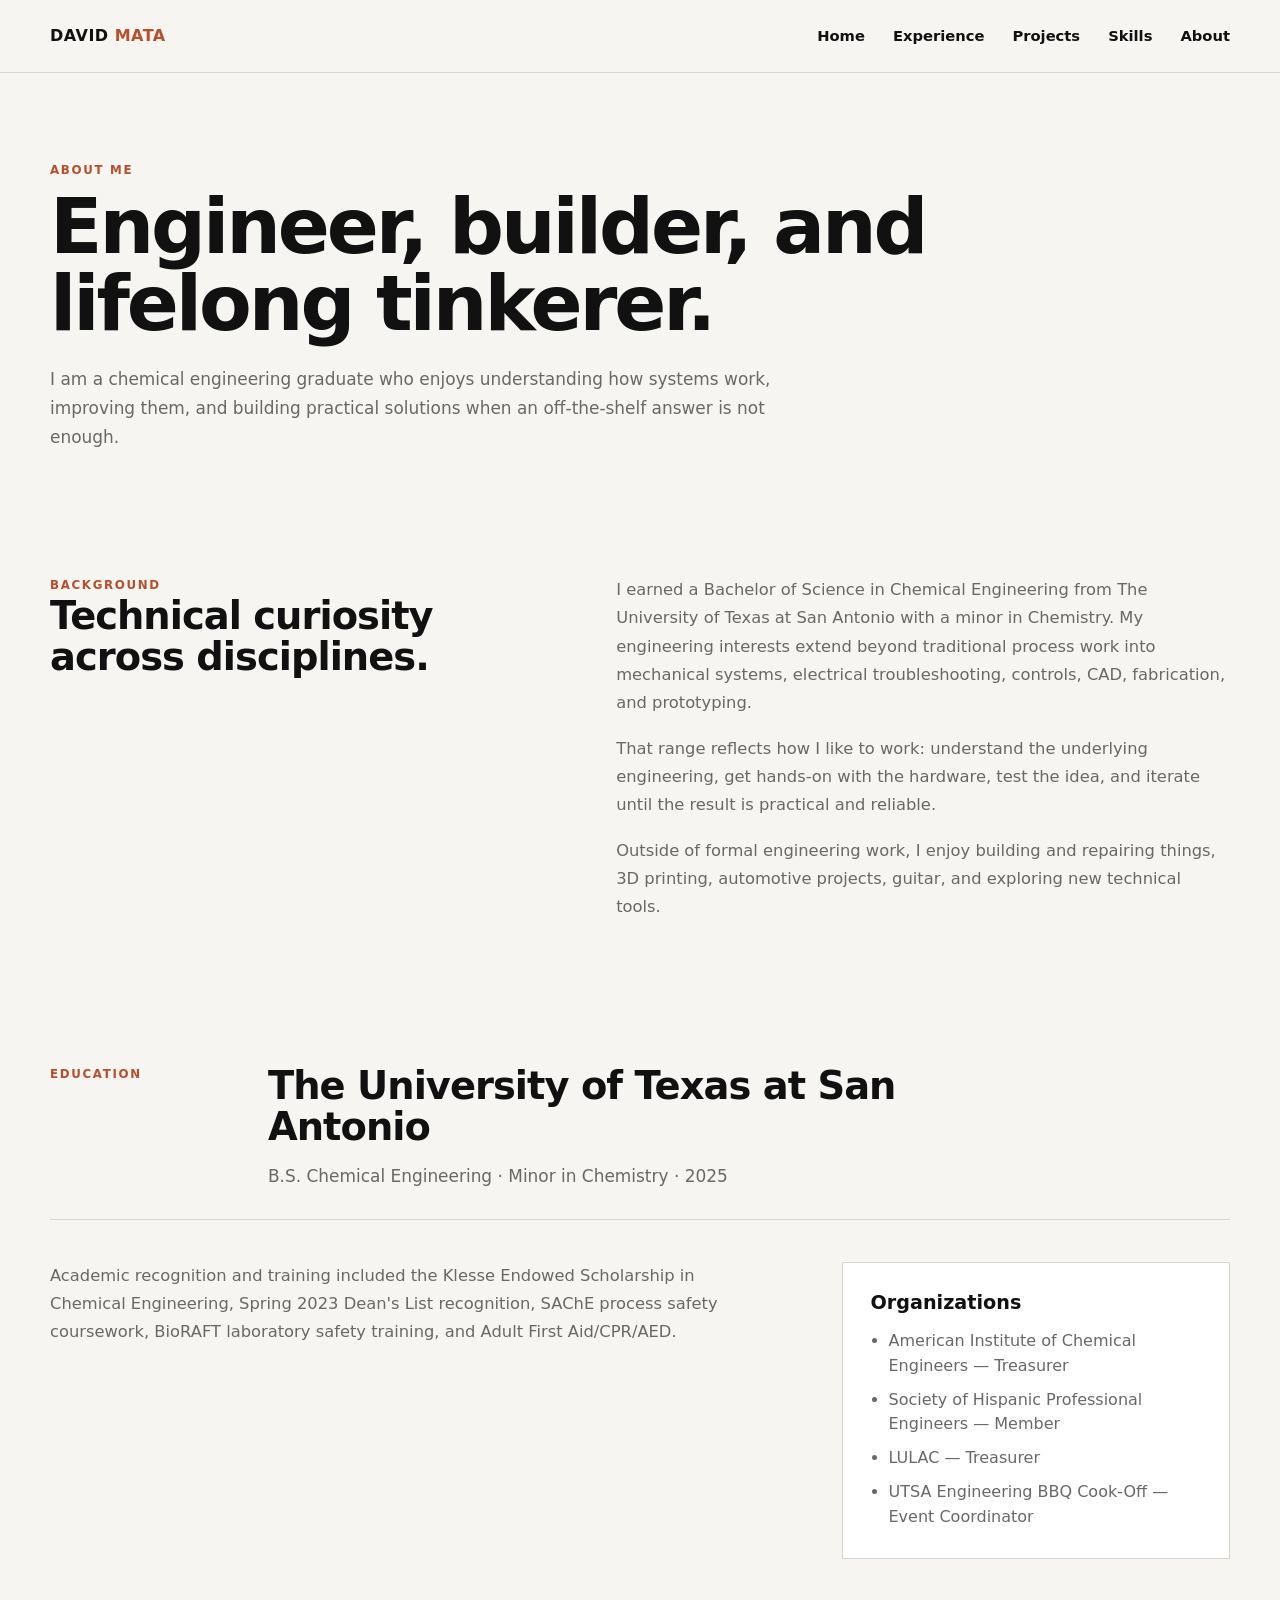
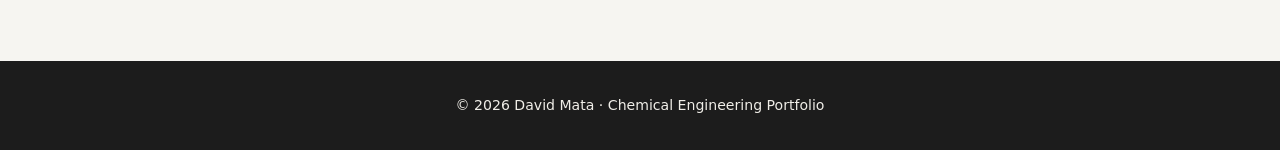
<file: about.html>
<!DOCTYPE html>
<html lang="en">
<head>
    <meta charset="UTF-8">
    <meta name="viewport" content="width=device-width, initial-scale=1.0">
    <title>About | David Mata</title>
    <link rel="stylesheet" href="css/style.css">
</head>
<body>
    <header class="site-header">
        <div class="nav-inner">
            <a href="index.html" class="logo">David <span>Mata</span></a>
            <ul class="nav-links">
                <li><a href="index.html">Home</a></li>
                <li><a href="experience.html">Experience</a></li>
                <li><a href="projects.html">Projects</a></li>
                <li><a href="skills.html">Skills</a></li>
                <li><a href="about.html">About</a></li>
            </ul>
        </div>
    </header>

    <main>
        <section class="page-hero">
            <div class="section-label">About Me</div>
            <h1>Engineer, builder, and lifelong tinkerer.</h1>
            <p class="lead">
                I am a chemical engineering graduate who enjoys understanding how systems work,
                improving them, and building practical solutions when an off-the-shelf answer is not enough.
            </p>
        </section>

        <section class="editorial-section">
            <div class="split">
                <div>
                    <div class="section-label">Background</div>
                    <h2>Technical curiosity across disciplines.</h2>
                </div>
                <div class="copy">
                    <p>
                        I earned a Bachelor of Science in Chemical Engineering from The University
                        of Texas at San Antonio with a minor in Chemistry. My engineering interests
                        extend beyond traditional process work into mechanical systems, electrical
                        troubleshooting, controls, CAD, fabrication, and prototyping.
                    </p>
                    <p>
                        That range reflects how I like to work: understand the underlying engineering,
                        get hands-on with the hardware, test the idea, and iterate until the result is
                        practical and reliable.
                    </p>
                    <p>
                        Outside of formal engineering work, I enjoy building and repairing things,
                        3D printing, automotive projects, guitar, and exploring new technical tools.
                    </p>
                </div>
            </div>
        </section>

        <section class="editorial-section">
            <div class="section-head">
                <div class="section-label">Education</div>
                <div>
                    <h2>The University of Texas at San Antonio</h2>
                    <p class="lead">B.S. Chemical Engineering · Minor in Chemistry · 2025</p>
                </div>
            </div>

            <div class="summary-grid">
                <div class="copy">
                    <p>
                        Academic recognition and training included the Klesse Endowed Scholarship
                        in Chemical Engineering, Spring 2023 Dean's List recognition, SAChE process
                        safety coursework, BioRAFT laboratory safety training, and Adult First Aid/CPR/AED.
                    </p>
                </div>

                <aside class="profile-note">
                    <h3>Organizations</h3>
                    <ul>
                        <li>American Institute of Chemical Engineers — Treasurer</li>
                        <li>Society of Hispanic Professional Engineers — Member</li>
                        <li>LULAC — Treasurer</li>
                        <li>UTSA Engineering BBQ Cook-Off — Event Coordinator</li>
                    </ul>
                </aside>
            </div>
        </section>
    </main>

    <footer>© 2026 David Mata · Chemical Engineering Portfolio</footer>
</body>
</html>
</file>
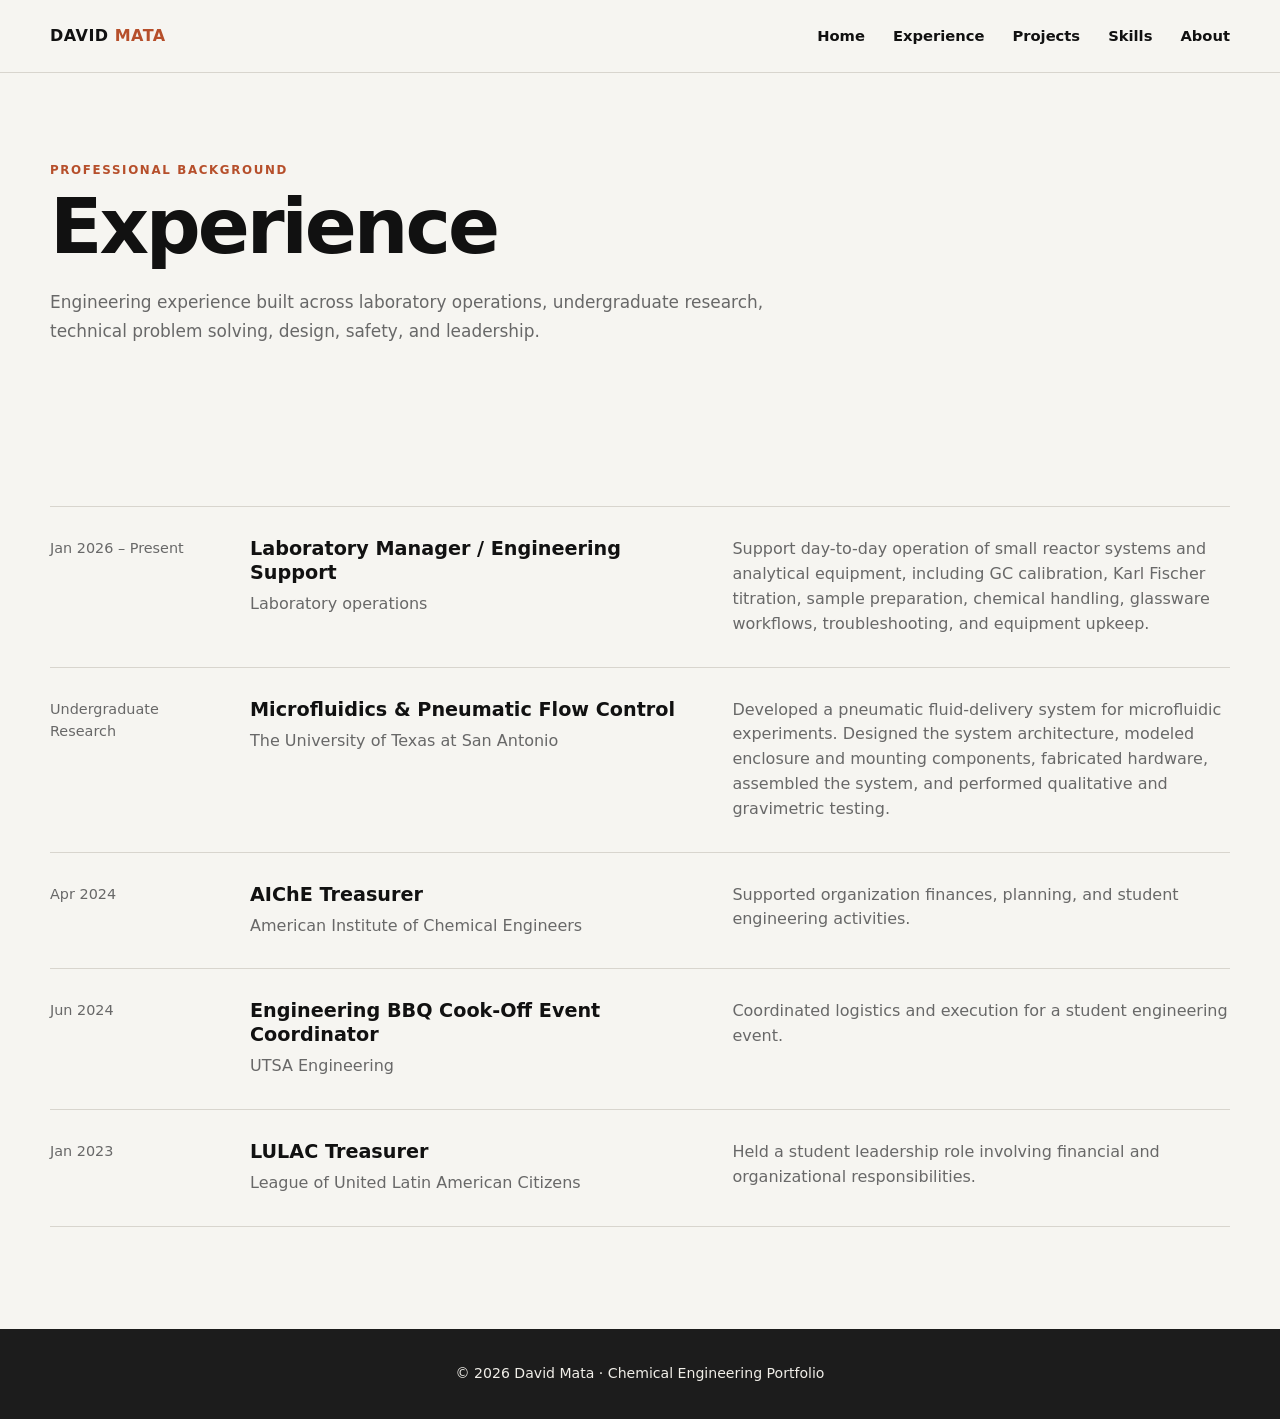
<file: experience.html>
<!DOCTYPE html>
<html lang="en">
<head>
    <meta charset="UTF-8">
    <meta name="viewport" content="width=device-width, initial-scale=1.0">
    <title>Experience | David Mata</title>
    <link rel="stylesheet" href="css/style.css">
</head>
<body>
    <header class="site-header">
        <div class="nav-inner">
            <a href="index.html" class="logo">David <span>Mata</span></a>
            <ul class="nav-links">
                <li><a href="index.html">Home</a></li>
                <li><a href="experience.html">Experience</a></li>
                <li><a href="projects.html">Projects</a></li>
                <li><a href="skills.html">Skills</a></li>
                <li><a href="about.html">About</a></li>
            </ul>
        </div>
    </header>

    <main>
        <section class="page-hero">
            <div class="section-label">Professional Background</div>
            <h1>Experience</h1>
            <p class="lead">
                Engineering experience built across laboratory operations, undergraduate research,
                technical problem solving, design, safety, and leadership.
            </p>
        </section>

        <section class="editorial-section">
            <div class="experience-list">
                <article class="experience-row">
                    <div class="experience-meta">Jan 2026 – Present</div>
                    <div>
                        <h3>Laboratory Manager / Engineering Support</h3>
                        <p>Laboratory operations</p>
                    </div>
                    <p>
                        Support day-to-day operation of small reactor systems and analytical equipment,
                        including GC calibration, Karl Fischer titration, sample preparation, chemical
                        handling, glassware workflows, troubleshooting, and equipment upkeep.
                    </p>
                </article>

                <article class="experience-row">
                    <div class="experience-meta">Undergraduate Research</div>
                    <div>
                        <h3>Microfluidics & Pneumatic Flow Control</h3>
                        <p>The University of Texas at San Antonio</p>
                    </div>
                    <p>
                        Developed a pneumatic fluid-delivery system for microfluidic experiments.
                        Designed the system architecture, modeled enclosure and mounting components,
                        fabricated hardware, assembled the system, and performed qualitative and
                        gravimetric testing.
                    </p>
                </article>

                <article class="experience-row">
                    <div class="experience-meta">Apr 2024</div>
                    <div>
                        <h3>AIChE Treasurer</h3>
                        <p>American Institute of Chemical Engineers</p>
                    </div>
                    <p>
                        Supported organization finances, planning, and student engineering activities.
                    </p>
                </article>

                <article class="experience-row">
                    <div class="experience-meta">Jun 2024</div>
                    <div>
                        <h3>Engineering BBQ Cook-Off Event Coordinator</h3>
                        <p>UTSA Engineering</p>
                    </div>
                    <p>
                        Coordinated logistics and execution for a student engineering event.
                    </p>
                </article>

                <article class="experience-row">
                    <div class="experience-meta">Jan 2023</div>
                    <div>
                        <h3>LULAC Treasurer</h3>
                        <p>League of United Latin American Citizens</p>
                    </div>
                    <p>
                        Held a student leadership role involving financial and organizational responsibilities.
                    </p>
                </article>
            </div>
        </section>
    </main>

    <footer>© 2026 David Mata · Chemical Engineering Portfolio</footer>
</body>
</html>
</file>
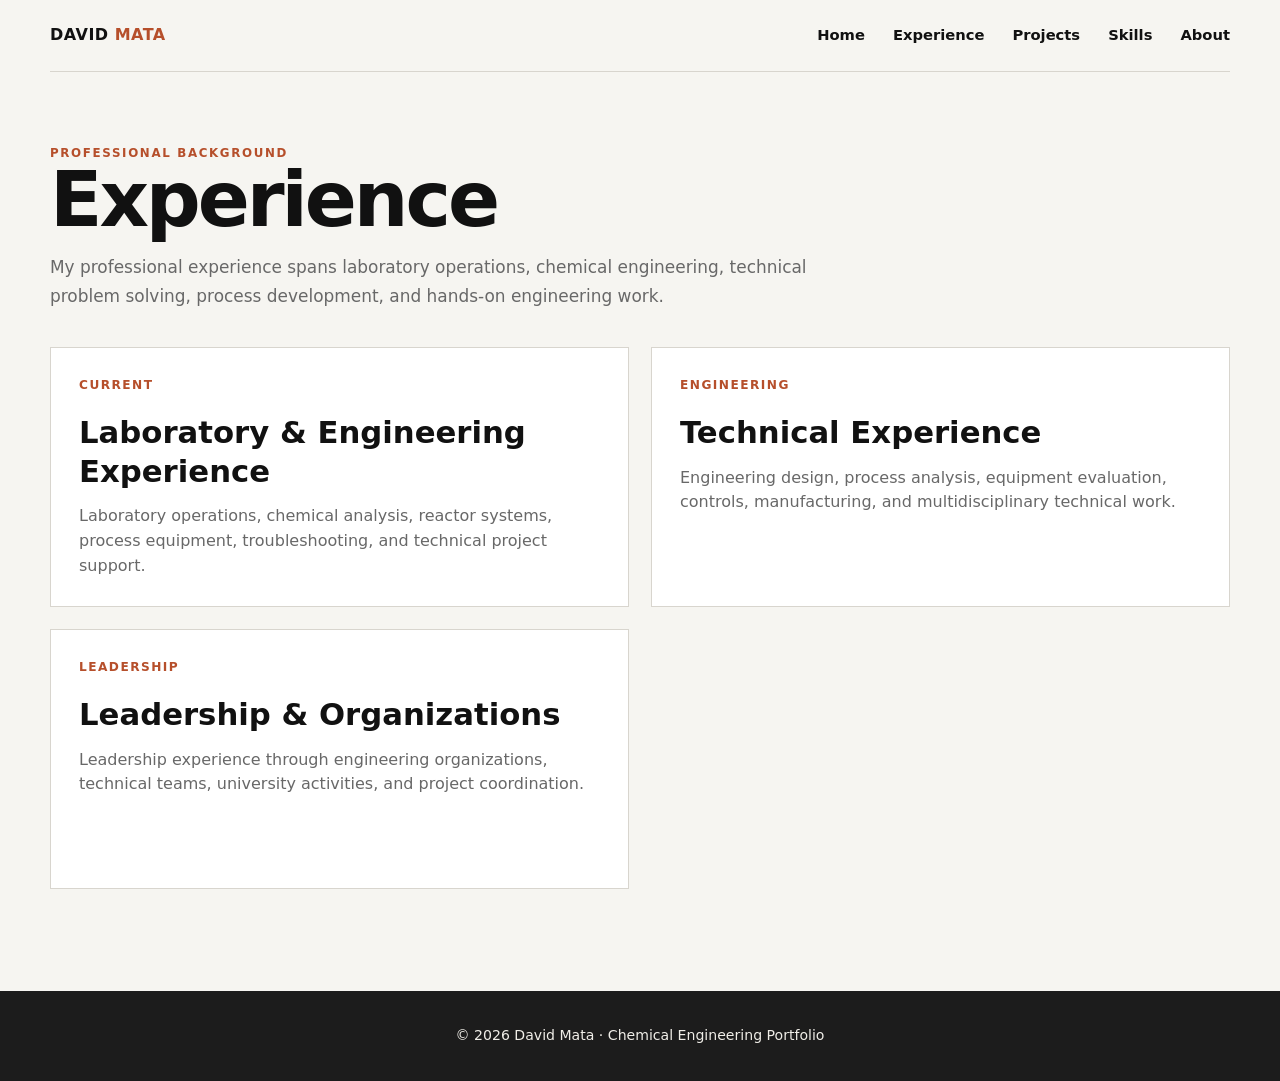
<file: expiriences.html>
<!DOCTYPE html>
<html lang="en">

<head>
    <meta charset="UTF-8">

    <meta name="viewport"
          content="width=device-width, initial-scale=1.0">

    <title>Experience | David Mata</title>

    <link rel="stylesheet" href="css/style.css">
</head>


<body>

    <!-- NAVIGATION -->

    <nav>

        <a href="index.html" class="logo">
            David <span>Mata</span>
        </a>

        <ul class="nav-links">
            <li><a href="index.html">Home</a></li>
            <li><a href="experience.html">Experience</a></li>
            <li><a href="projects.html">Projects</a></li>
            <li><a href="skills.html">Skills</a></li>
            <li><a href="about.html">About</a></li>
        </ul>

    </nav>


    <!-- MAIN CONTENT -->

    <main>

        <section>

            <div class="section-label">
                Professional Background
            </div>

            <h1>
                Experience
            </h1>

            <p class="section-intro">
                My professional experience spans laboratory operations,
                chemical engineering, technical problem solving, process
                development, and hands-on engineering work.
            </p>


            <div class="cards">

                <div class="card">

                    <div class="card-number">
                        CURRENT
                    </div>

                    <h3>
                        Laboratory & Engineering Experience
                    </h3>

                    <p>
                        Laboratory operations, chemical analysis, reactor
                        systems, process equipment, troubleshooting, and
                        technical project support.
                    </p>

                </div>


                <div class="card">

                    <div class="card-number">
                        ENGINEERING
                    </div>

                    <h3>
                        Technical Experience
                    </h3>

                    <p>
                        Engineering design, process analysis, equipment
                        evaluation, controls, manufacturing, and
                        multidisciplinary technical work.
                    </p>

                </div>


                <div class="card">

                    <div class="card-number">
                        LEADERSHIP
                    </div>

                    <h3>
                        Leadership & Organizations
                    </h3>

                    <p>
                        Leadership experience through engineering organizations,
                        technical teams, university activities, and project
                        coordination.
                    </p>

                </div>

            </div>

        </section>

    </main>


    <!-- FOOTER -->

    <footer>
        © 2026 David Mata · Chemical Engineering Portfolio
    </footer>

</body>

</html>
</file>
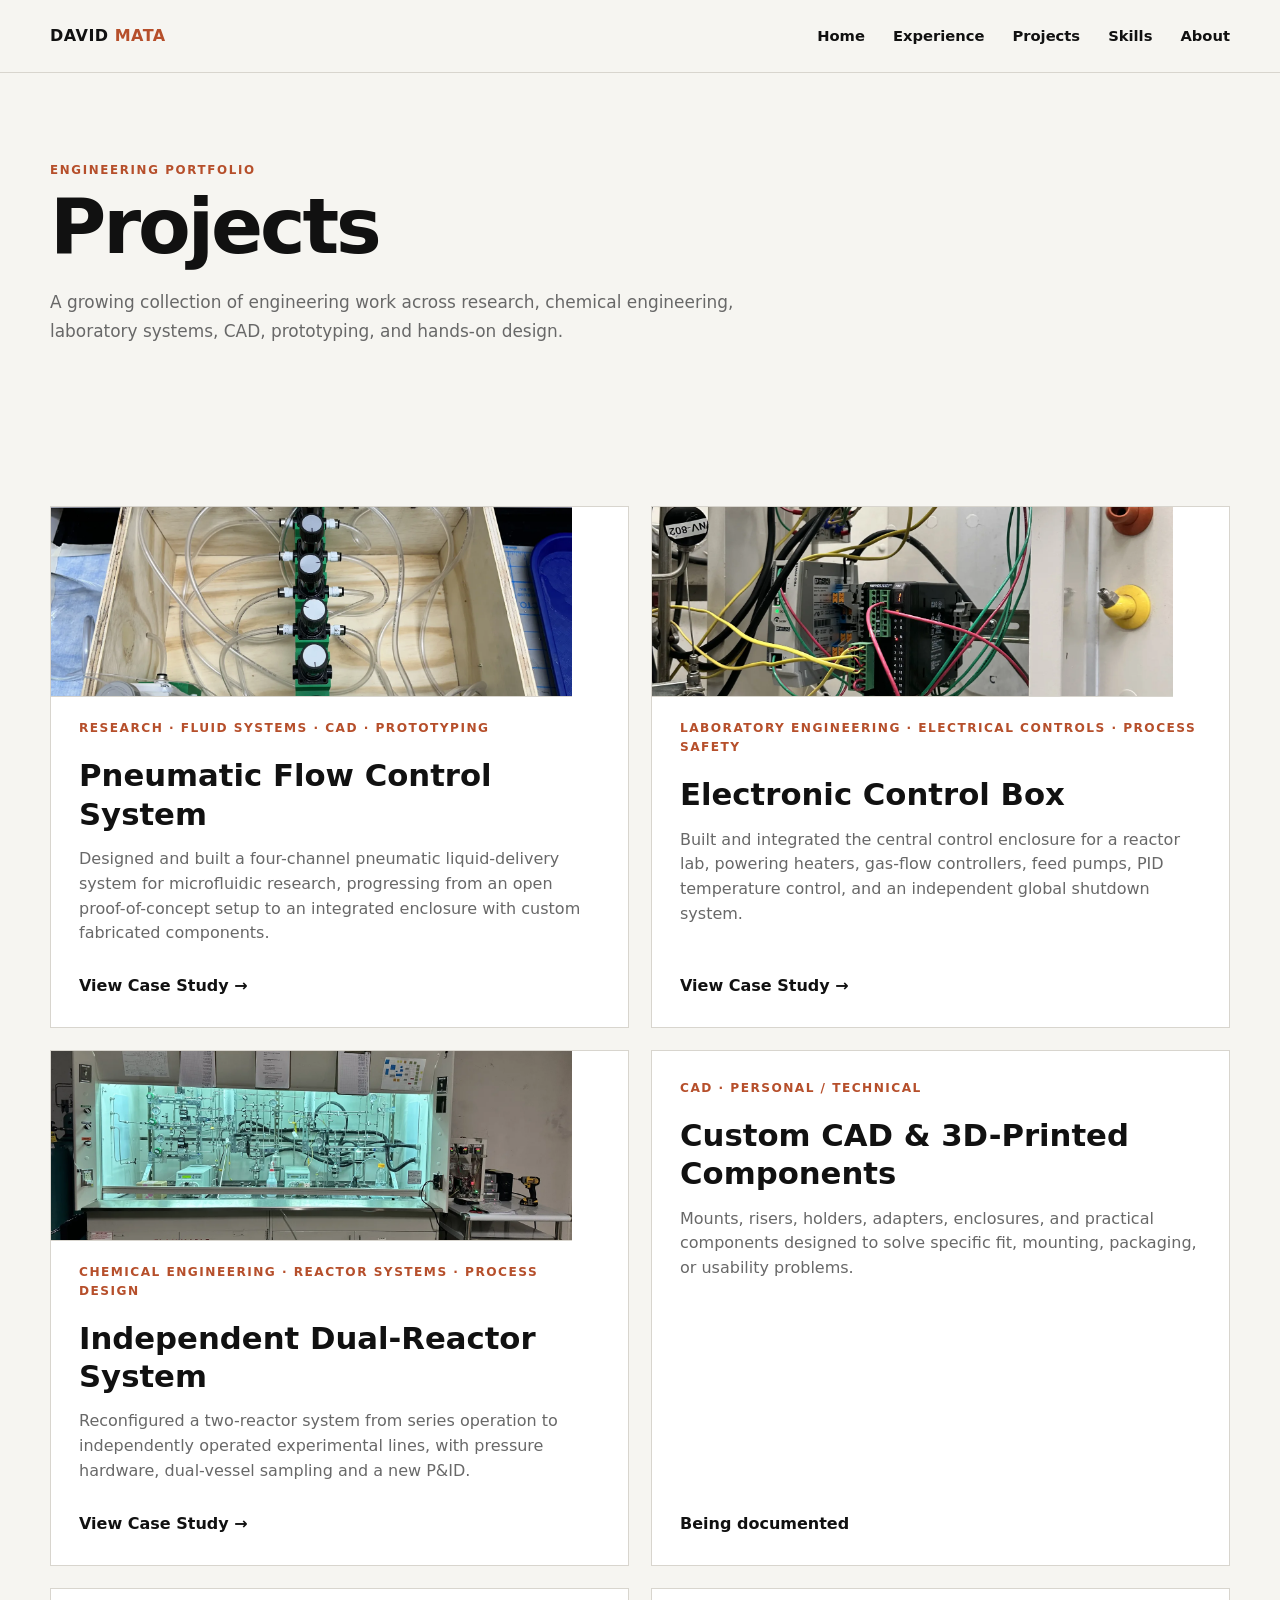
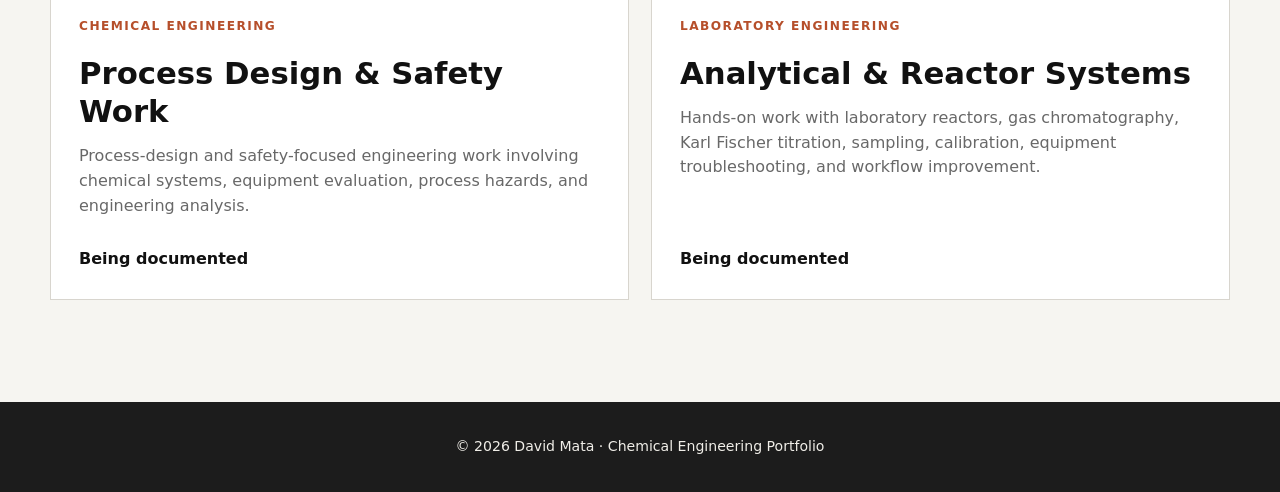
<file: projects.html>
<!DOCTYPE html>
<html lang="en">
<head>
    <meta charset="UTF-8">
    <meta name="viewport" content="width=device-width, initial-scale=1.0">
    <title>Projects | David Mata</title>
    <link rel="stylesheet" href="css/style.css?v=20261007-1">
</head>
<body>
    <header class="site-header">
        <div class="nav-inner">
            <a href="index.html" class="logo">David <span>Mata</span></a>
            <ul class="nav-links">
                <li><a href="index.html">Home</a></li>
                <li><a href="experience.html">Experience</a></li>
                <li><a href="projects.html">Projects</a></li>
                <li><a href="skills.html">Skills</a></li>
                <li><a href="about.html">About</a></li>
            </ul>
        </div>
    </header>

    <main>
        <section class="page-hero">
            <div class="section-label">Engineering Portfolio</div>
            <h1>Projects</h1>
            <p class="lead">
                A growing collection of engineering work across research, chemical engineering,
                laboratory systems, CAD, prototyping, and hands-on design.
            </p>
        </section>

        <section class="editorial-section">
            <div class="project-grid">
                <article class="project-card">
                    <img class="project-card-thumb"
                         src="images/pneumatic-flow-system/pump-prototype-2b.webp"
                         alt="Completed pneumatic flow control system">
                    <div class="project-type">Research · Fluid Systems · CAD · Prototyping</div>
                    <h3>Pneumatic Flow Control System</h3>
                    <p>
                        Designed and built a four-channel pneumatic liquid-delivery system for
                        microfluidic research, progressing from an open proof-of-concept setup
                        to an integrated enclosure with custom fabricated components.
                    </p>
                    <a href="projects/pneumatic-flow-system.html" class="project-link">View Case Study →</a>
                </article>

                <article class="project-card">
                    <img class="project-card-thumb"
                         src="images/electronic-control-box/electronic-component-box.webp"
                         alt="Electronic control box for laboratory reactor system">
                    <div class="project-type">Laboratory Engineering · Electrical Controls · Process Safety</div>
                    <h3>Electronic Control Box</h3>
                    <p>
                        Built and integrated the central control enclosure for a reactor lab,
                        powering heaters, gas-flow controllers, feed pumps, PID temperature
                        control, and an independent global shutdown system.
                    </p>
                    <a href="projects/electronic-control-box/" class="project-link">View Case Study →</a>
                </article>

                <article class="project-card">
                    <img class="project-card-thumb"
                         src="images/dual-reactor-system/fumehood-progress-final.webp"
                         alt="Dual-reactor installation in the fume hood" loading="lazy">
                    <div class="project-type">Chemical Engineering · Reactor Systems · Process Design</div>
                    <h3>Independent Dual-Reactor System</h3>
                    <p>
                        Reconfigured a two-reactor system from series operation to
                        independently operated experimental lines, with pressure hardware,
                        dual-vessel sampling and a new P&amp;ID.
                    </p>
                    <a href="projects/dual-reactor-system/" class="project-link">View Case Study →</a>
                </article>

                <article class="project-card">
                    <div class="project-type">CAD · Personal / Technical</div>
                    <h3>Custom CAD & 3D-Printed Components</h3>
                    <p>
                        Mounts, risers, holders, adapters, enclosures, and practical components
                        designed to solve specific fit, mounting, packaging, or usability problems.
                    </p>
                    <span class="project-link">Being documented</span>
                </article>

                <article class="project-card">
                    <div class="project-type">Chemical Engineering</div>
                    <h3>Process Design & Safety Work</h3>
                    <p>
                        Process-design and safety-focused engineering work involving chemical
                        systems, equipment evaluation, process hazards, and engineering analysis.
                    </p>
                    <span class="project-link">Being documented</span>
                </article>

                <article class="project-card">
                    <div class="project-type">Laboratory Engineering</div>
                    <h3>Analytical & Reactor Systems</h3>
                    <p>
                        Hands-on work with laboratory reactors, gas chromatography, Karl Fischer
                        titration, sampling, calibration, equipment troubleshooting, and workflow improvement.
                    </p>
                    <span class="project-link">Being documented</span>
                </article>
            </div>
        </section>
    </main>

    <footer>© 2026 David Mata · Chemical Engineering Portfolio</footer>
</body>
</html>
</file>
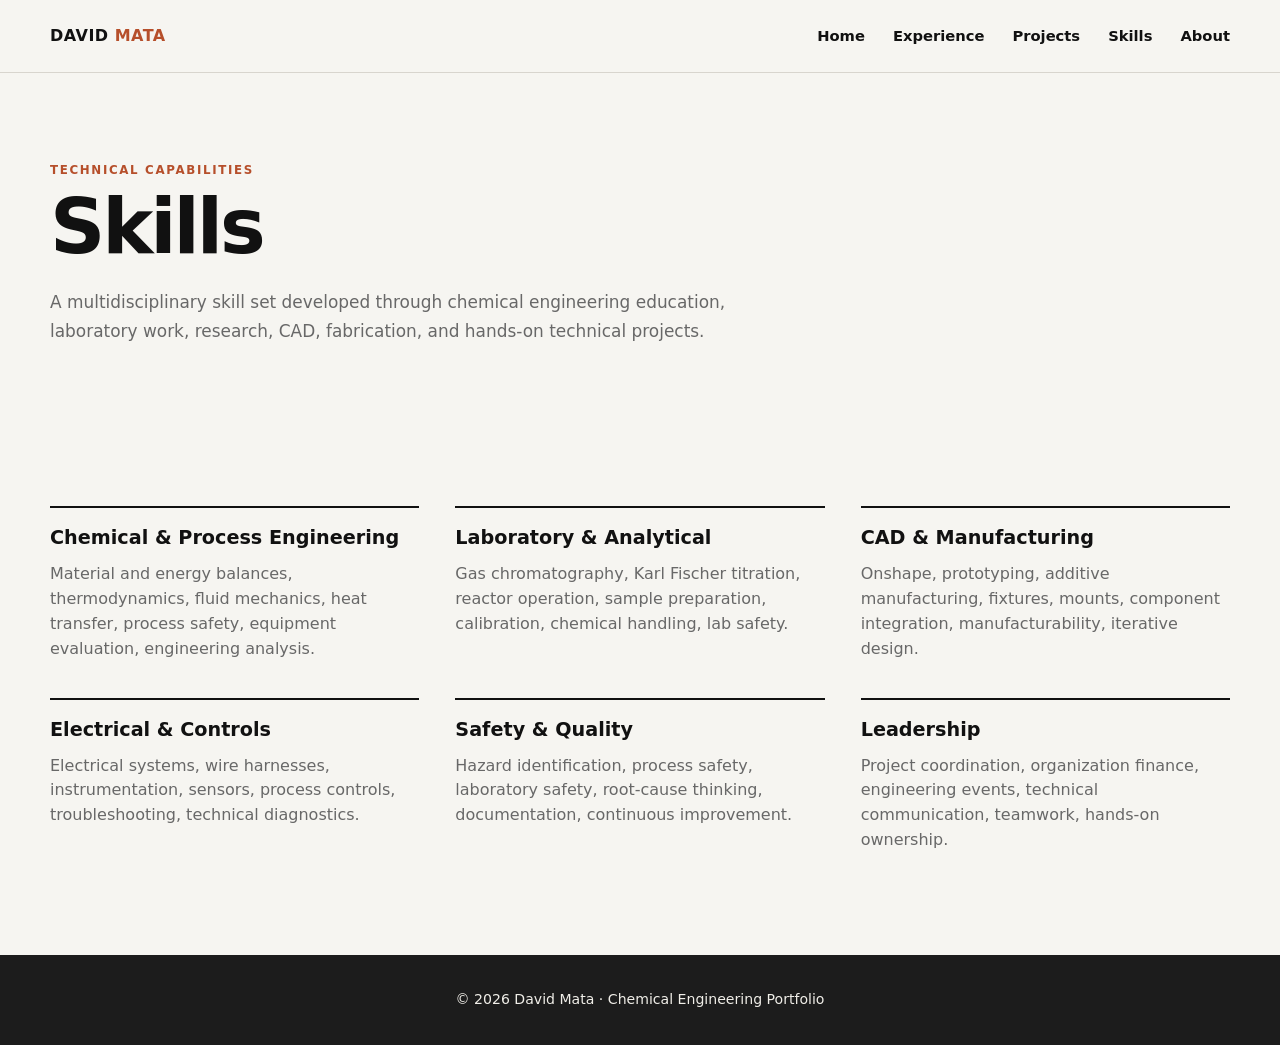
<file: skills.html>
<!DOCTYPE html>
<html lang="en">
<head>
    <meta charset="UTF-8">
    <meta name="viewport" content="width=device-width, initial-scale=1.0">
    <title>Skills | David Mata</title>
    <link rel="stylesheet" href="css/style.css">
</head>
<body>
    <header class="site-header">
        <div class="nav-inner">
            <a href="index.html" class="logo">David <span>Mata</span></a>
            <ul class="nav-links">
                <li><a href="index.html">Home</a></li>
                <li><a href="experience.html">Experience</a></li>
                <li><a href="projects.html">Projects</a></li>
                <li><a href="skills.html">Skills</a></li>
                <li><a href="about.html">About</a></li>
            </ul>
        </div>
    </header>

    <main>
        <section class="page-hero">
            <div class="section-label">Technical Capabilities</div>
            <h1>Skills</h1>
            <p class="lead">
                A multidisciplinary skill set developed through chemical engineering education,
                laboratory work, research, CAD, fabrication, and hands-on technical projects.
            </p>
        </section>

        <section class="editorial-section">
            <div class="skill-columns">
                <div class="skill-block">
                    <h3>Chemical & Process Engineering</h3>
                    <p>Material and energy balances, thermodynamics, fluid mechanics, heat transfer, process safety, equipment evaluation, engineering analysis.</p>
                </div>
                <div class="skill-block">
                    <h3>Laboratory & Analytical</h3>
                    <p>Gas chromatography, Karl Fischer titration, reactor operation, sample preparation, calibration, chemical handling, lab safety.</p>
                </div>
                <div class="skill-block">
                    <h3>CAD & Manufacturing</h3>
                    <p>Onshape, prototyping, additive manufacturing, fixtures, mounts, component integration, manufacturability, iterative design.</p>
                </div>
                <div class="skill-block">
                    <h3>Electrical & Controls</h3>
                    <p>Electrical systems, wire harnesses, instrumentation, sensors, process controls, troubleshooting, technical diagnostics.</p>
                </div>
                <div class="skill-block">
                    <h3>Safety & Quality</h3>
                    <p>Hazard identification, process safety, laboratory safety, root-cause thinking, documentation, continuous improvement.</p>
                </div>
                <div class="skill-block">
                    <h3>Leadership</h3>
                    <p>Project coordination, organization finance, engineering events, technical communication, teamwork, hands-on ownership.</p>
                </div>
            </div>
        </section>
    </main>

    <footer>© 2026 David Mata · Chemical Engineering Portfolio</footer>
</body>
</html>
</file>
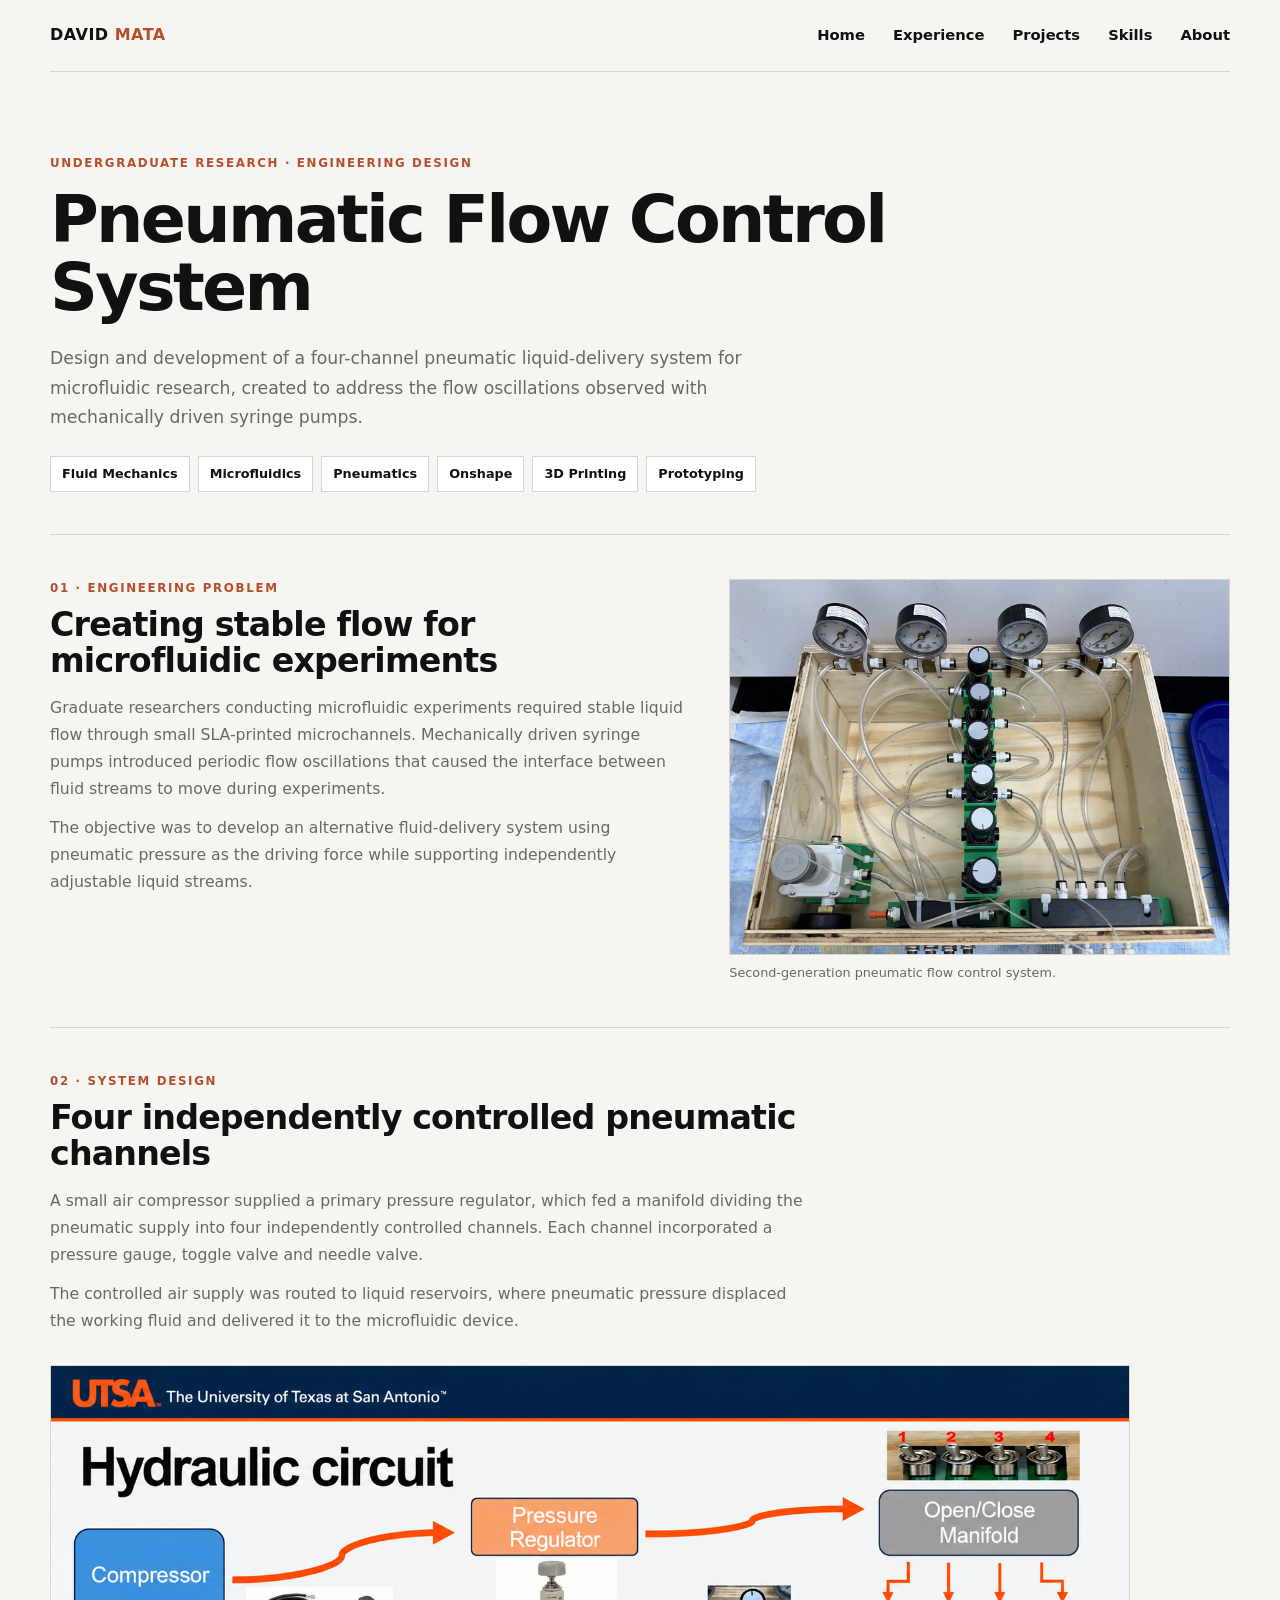
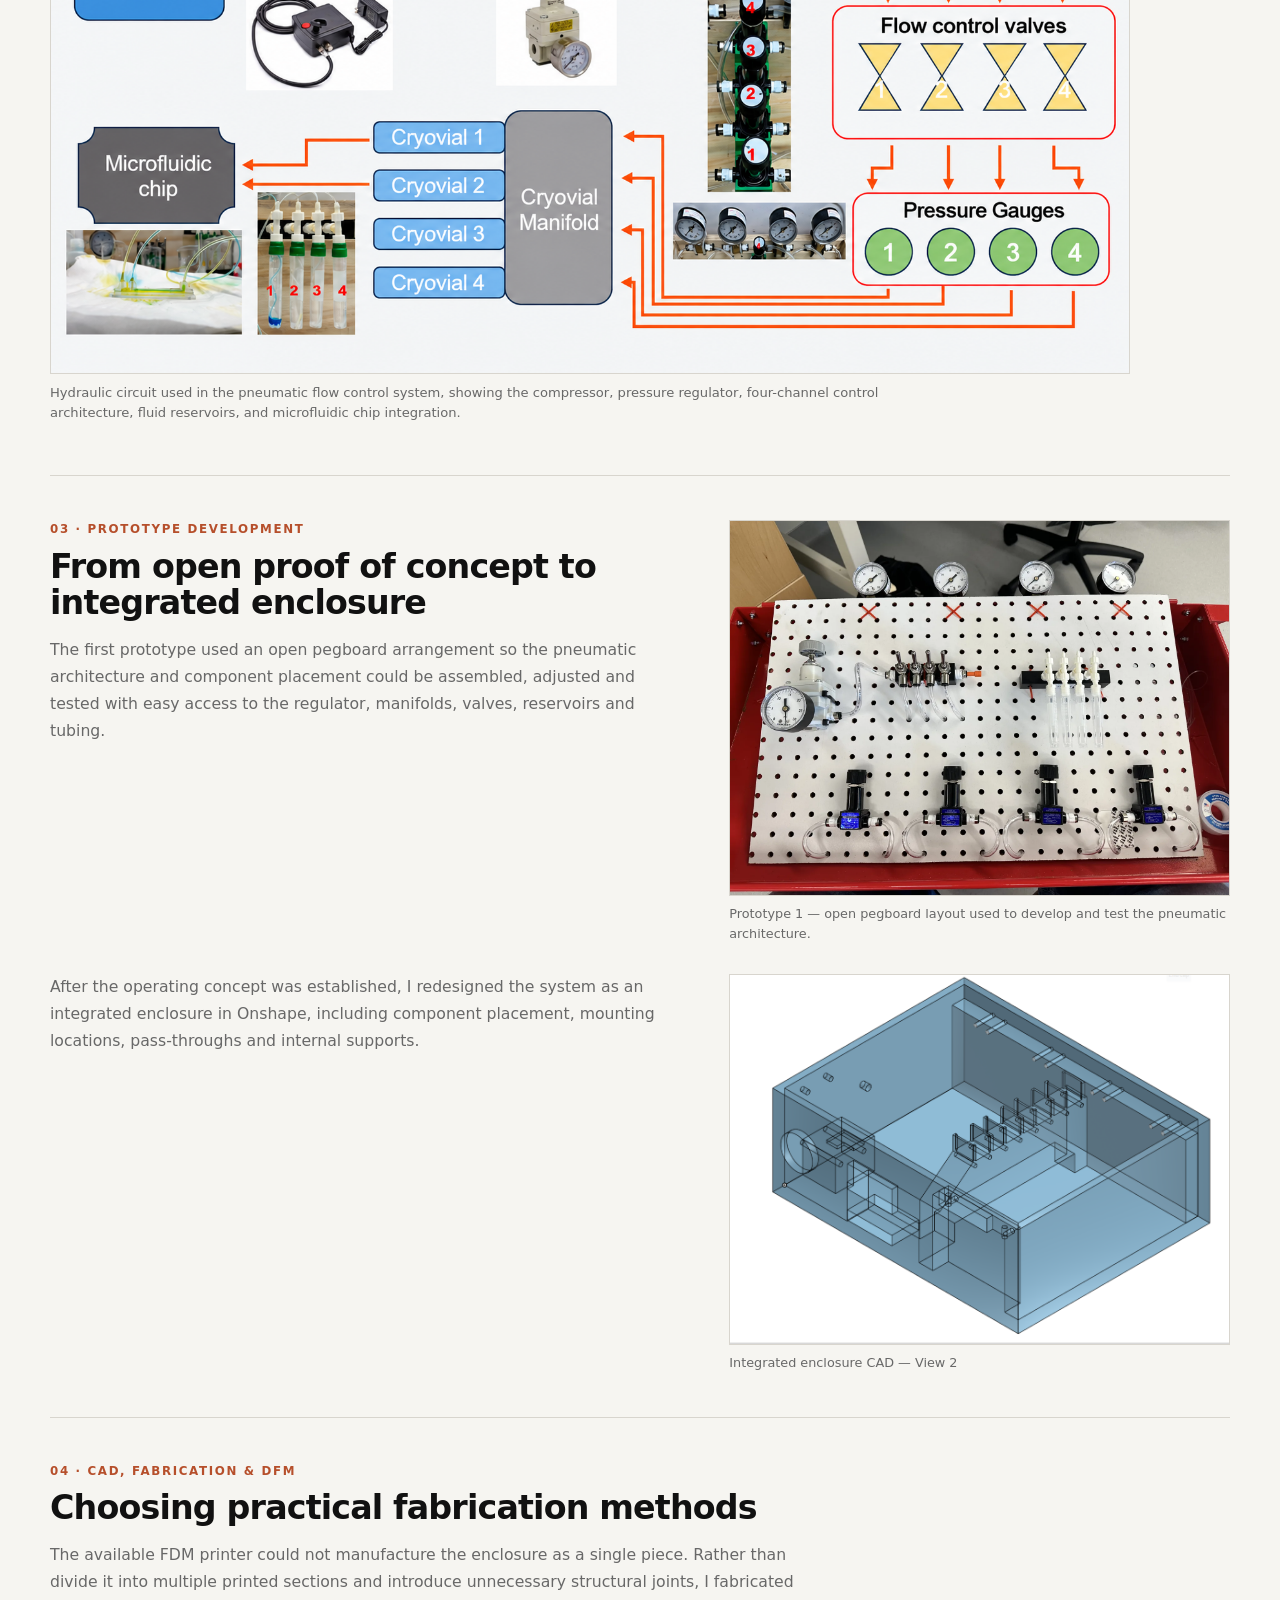
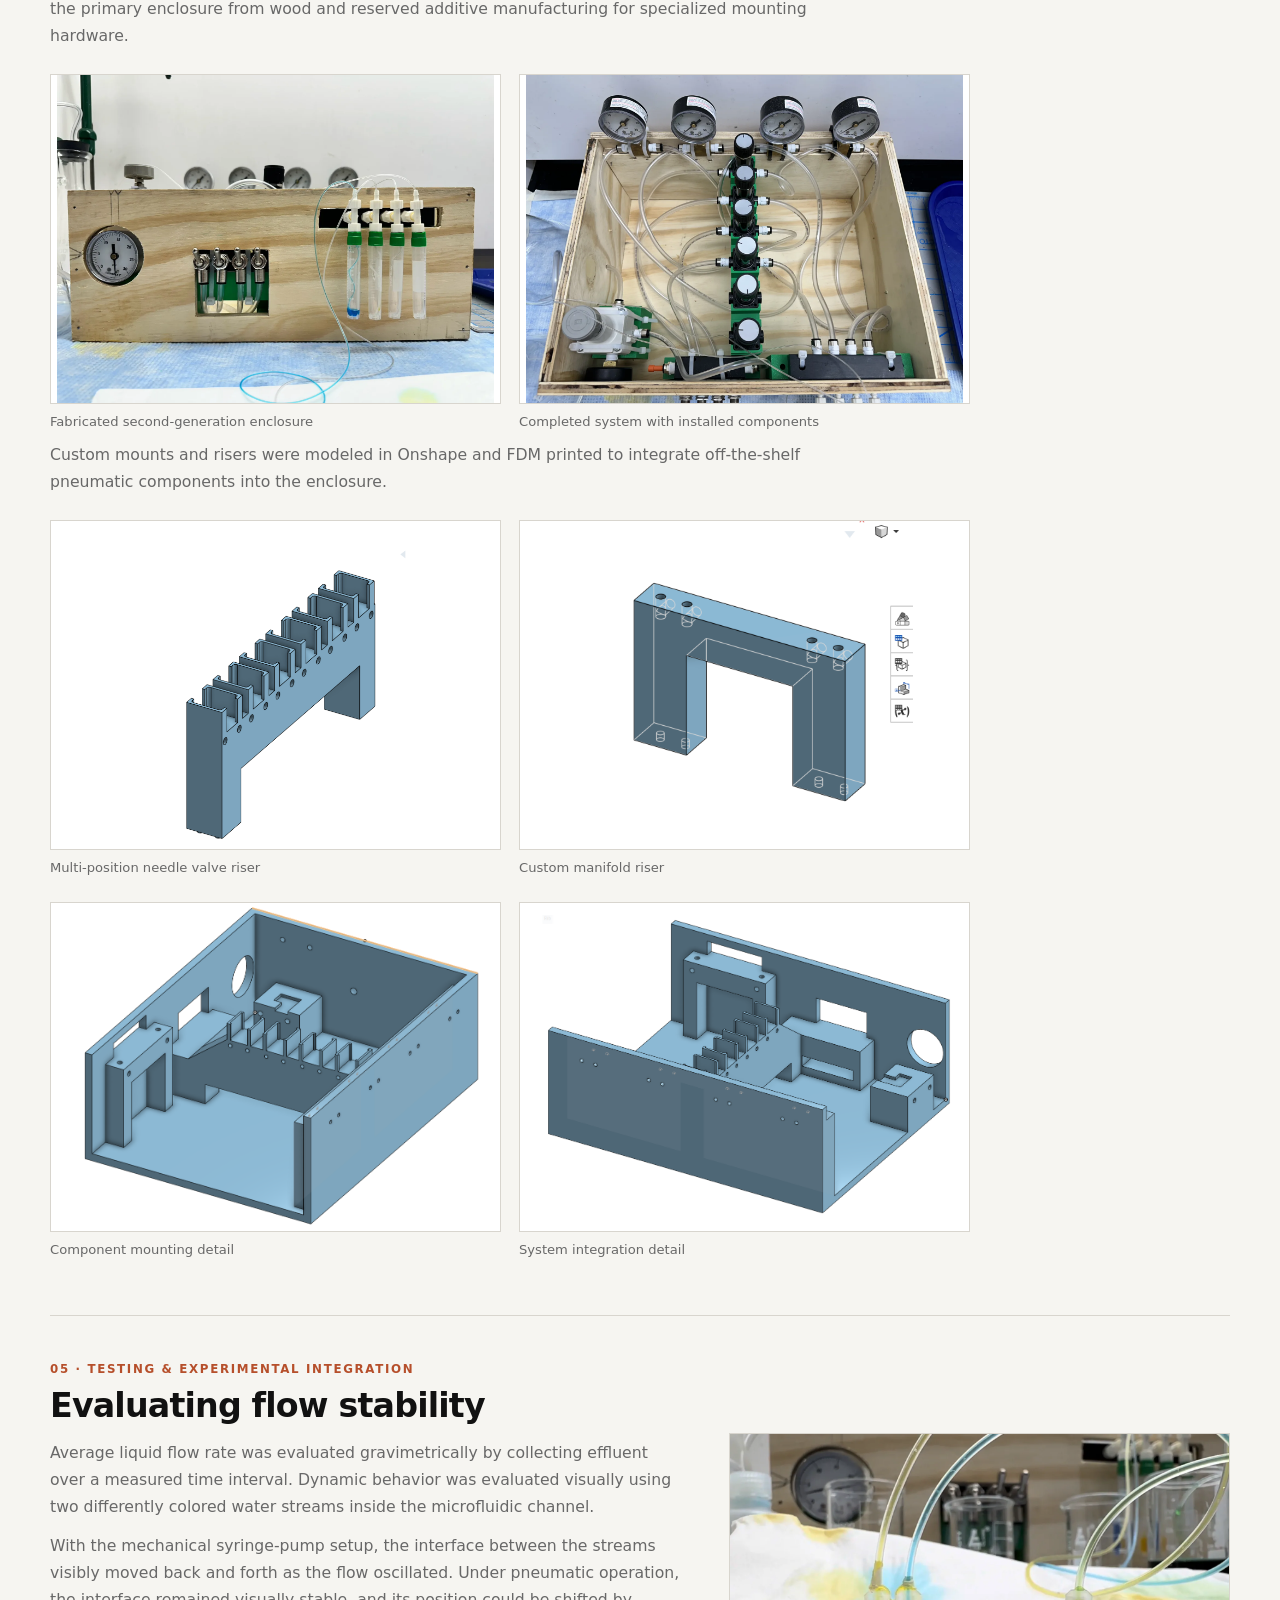
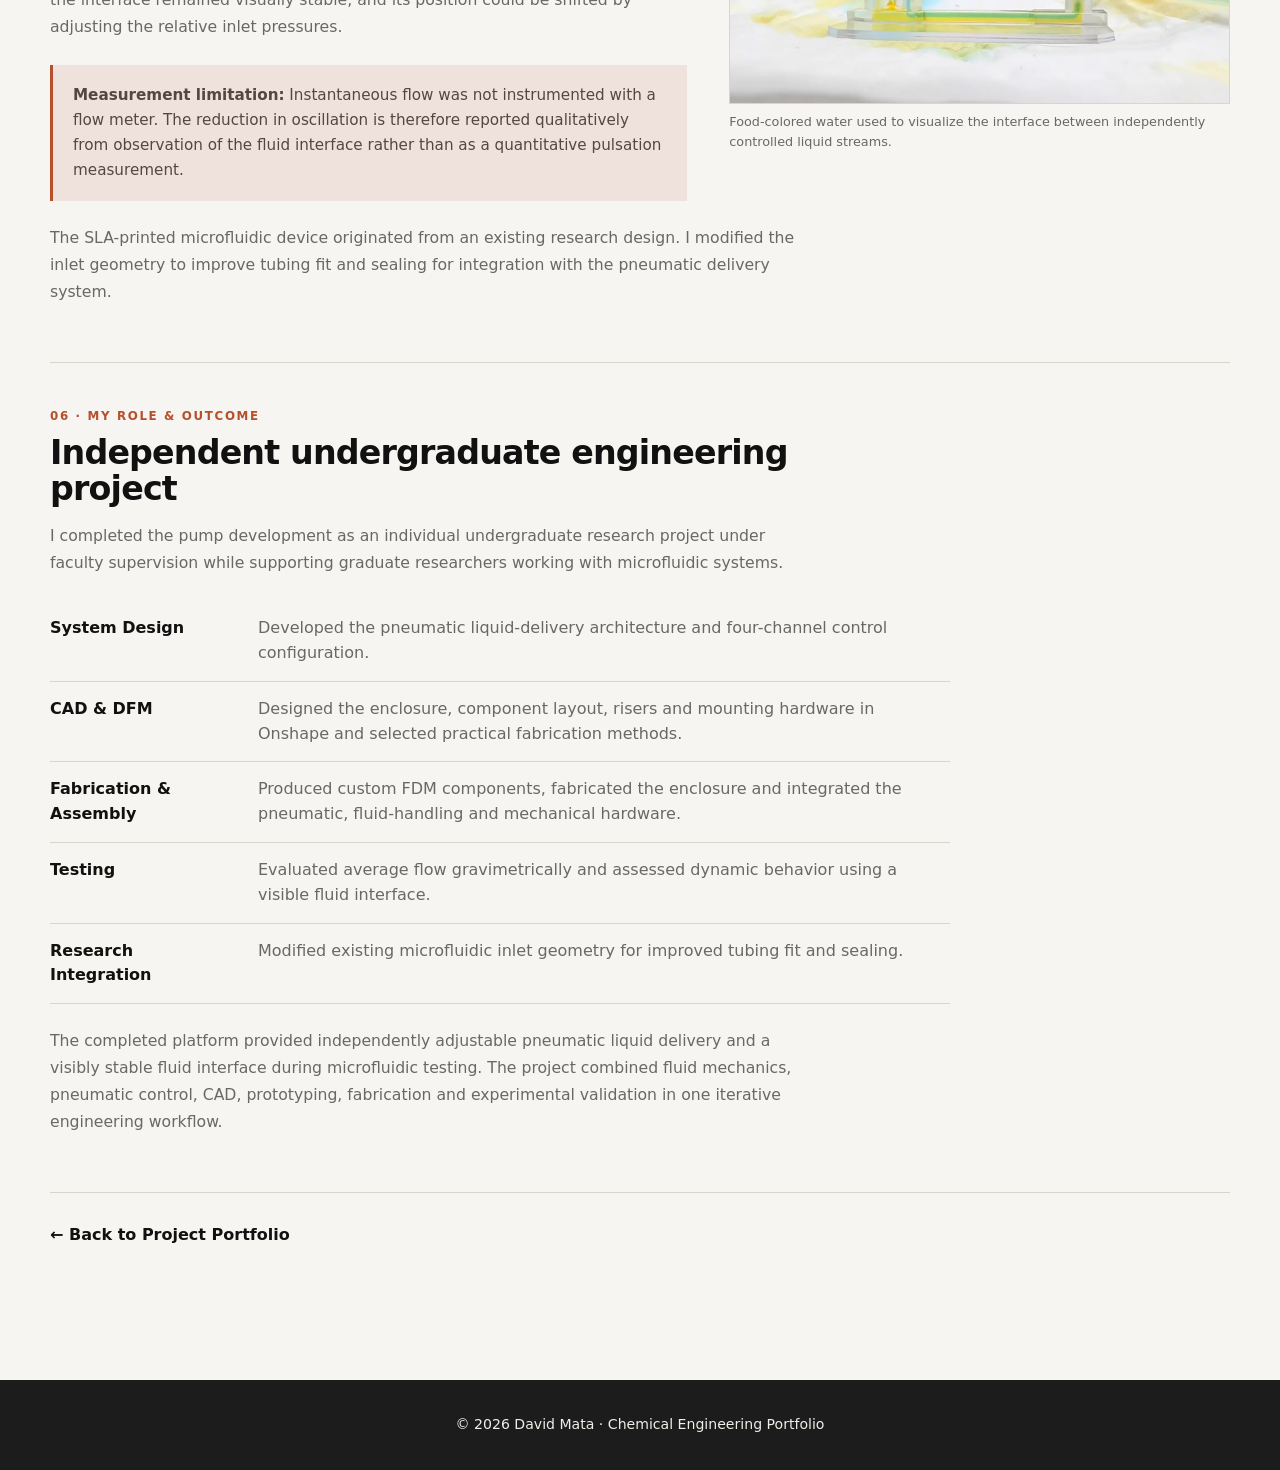
<file: projects/pneumatic-flow-system.html>
<!DOCTYPE html>
<html lang="en">

<head>
    <meta charset="UTF-8">
    <meta name="viewport"
          content="width=device-width, initial-scale=1.0">
    <meta name="description"
          content="Engineering case study by David Mata: development of a pneumatic flow control system for microfluidic research.">

    <title>Pneumatic Flow Control System | David Mata</title>
    <link rel="stylesheet" href="../css/style.css?v=20260929-4">
</head>

<body>

    <nav>
        <a href="../index.html" class="logo">
            David <span>Mata</span>
        </a>

        <ul class="nav-links">
            <li><a href="../index.html">Home</a></li>
            <li><a href="../experience.html">Experience</a></li>
            <li><a href="../projects.html">Projects</a></li>
            <li><a href="../skills.html">Skills</a></li>
            <li><a href="../about.html">About</a></li>
        </ul>
    </nav>

    <main class="project-page">

        <section class="project-hero">
            <div class="section-label">
                Undergraduate Research · Engineering Design
            </div>

            <h1>Pneumatic Flow Control System</h1>

            <p class="project-summary">
                Design and development of a four-channel pneumatic
                liquid-delivery system for microfluidic research,
                created to address the flow oscillations observed
                with mechanically driven syringe pumps.
            </p>

            <div class="project-tags">
                <span>Fluid Mechanics</span>
                <span>Microfluidics</span>
                <span>Pneumatics</span>
                <span>Onshape</span>
                <span>3D Printing</span>
                <span>Prototyping</span>
            </div>
        </section>

        <section class="project-section project-section-media">
            <div class="project-section-copy">
                <div class="section-label">
                    01 · Engineering Problem
                </div>

                <h2>Creating stable flow for microfluidic experiments</h2>

                <p>
                    Graduate researchers conducting microfluidic experiments
                    required stable liquid flow through small SLA-printed
                    microchannels. Mechanically driven syringe pumps introduced
                    periodic flow oscillations that caused the interface between
                    fluid streams to move during experiments.
                </p>

                <p>
                    The objective was to develop an alternative fluid-delivery
                    system using pneumatic pressure as the driving force while
                    supporting independently adjustable liquid streams.
                </p>
            </div>

            <figure class="project-side-image">
                <img
                    src="../images/pneumatic-flow-system/pump-prototype-2b.webp"
                    alt="Second-generation pneumatic flow control system housed in a fabricated wooden enclosure">
                <figcaption>
                    Second-generation pneumatic flow control system.
                </figcaption>
            </figure>
        </section>

        <section class="project-section">
            <div class="section-label">
                02 · System Design
            </div>

            <h2>Four independently controlled pneumatic channels</h2>

            <p>
                A small air compressor supplied a primary pressure regulator,
                which fed a manifold dividing the pneumatic supply into four
                independently controlled channels. Each channel incorporated
                a pressure gauge, toggle valve and needle valve.
            </p>

            <p>
                The controlled air supply was routed to liquid reservoirs,
                where pneumatic pressure displaced the working fluid and
                delivered it to the microfluidic device.
            </p>

            <figure class="project-flowchart">
    <img
        src="../images/pneumatic-flow-system/hydraulic-circuit-diagram.png"
        alt="Hydraulic circuit diagram showing compressor, pressure regulator, open-close manifold, flow control valves, pressure gauges, cryovials, cryovial manifold, and microfluidic chip">

    <figcaption>
        Hydraulic circuit used in the pneumatic flow control system, showing the compressor, pressure regulator, four-channel control architecture, fluid reservoirs, and microfluidic chip integration.
    </figcaption>
</figure>

            
        </section>

        <section class="project-section">
            <div class="project-section-media project-section-media-inner">
                <div class="project-section-copy">
                    <div class="section-label">
                        03 · Prototype Development
                    </div>

                    <h2>From open proof of concept to integrated enclosure</h2>

                    <p>
                        The first prototype used an open pegboard arrangement so the
                        pneumatic architecture and component placement could be
                        assembled, adjusted and tested with easy access to the
                        regulator, manifolds, valves, reservoirs and tubing.
                    </p>
                </div>

                <figure class="project-side-image">
                    <img
                        src="../images/pneumatic-flow-system/pump-prototype-1.webp"
                        alt="First pneumatic flow control system prototype assembled on a pegboard">
                    <figcaption>
                        Prototype 1 — open pegboard layout used to develop and
                        test the pneumatic architecture.
                    </figcaption>
                </figure>
            </div>

            <div class="project-section-media project-section-media-inner project-subrow">
                <div class="project-section-copy">
                    <p>
                        After the operating concept was established, I redesigned
                        the system as an integrated enclosure in Onshape, including
                        component placement, mounting locations, pass-throughs and
                        internal supports.
                    </p>
                </div>

                <figure class="project-side-image">
                    <img
                        src="../images/pneumatic-flow-system/pump-cad-2.PNG"
                        alt="Onshape CAD view of the integrated pneumatic flow control system enclosure">
                    <figcaption>Integrated enclosure CAD — View 2</figcaption>
                </figure>
            </div>
        </section>

        <section class="project-section">
            <div class="section-label">
                04 · CAD, Fabrication & DFM
            </div>

            <h2>Choosing practical fabrication methods</h2>

            <p>
                The available FDM printer could not manufacture the enclosure
                as a single piece. Rather than divide it into multiple printed
                sections and introduce unnecessary structural joints, I
                fabricated the primary enclosure from wood and reserved
                additive manufacturing for specialized mounting hardware.
            </p>

            <div class="project-image-grid">
                <figure>
                    <img
                        src="../images/pneumatic-flow-system/pump-prototype-2a.webp"
                        alt="Second prototype pneumatic flow control system fabricated from wood">
                    <figcaption>Fabricated second-generation enclosure</figcaption>
                </figure>

                <figure>
                    <img
                        src="../images/pneumatic-flow-system/pump-prototype-2b.webp"
                        alt="Completed second-generation pneumatic flow control system">
                    <figcaption>Completed system with installed components</figcaption>
                </figure>
            </div>

            <p>
                Custom mounts and risers were modeled in Onshape and FDM
                printed to integrate off-the-shelf pneumatic components into
                the enclosure.
            </p>

            <div class="project-image-grid">
                <figure>
                    <img
                        src="../images/pneumatic-flow-system/needle-valve-riser.png"
                        alt="Onshape CAD model of custom multi-position needle valve riser">
                    <figcaption>Multi-position needle valve riser</figcaption>
                </figure>

                <figure>
                    <img
                        src="../images/pneumatic-flow-system/manifold-riser.png"
                        alt="Onshape CAD model of custom manifold riser">
                    <figcaption>Custom manifold riser</figcaption>
                </figure>
            </div>

            <div class="project-image-grid">
                <figure>
                    <img
                        src="../images/pneumatic-flow-system/pump-cad-3.PNG"
                        alt="Detailed CAD model developed for the pneumatic flow control system">
                    <figcaption>Component mounting detail</figcaption>
                </figure>

                <figure>
                    <img
                        src="../images/pneumatic-flow-system/pump-cad-4.PNG"
                        alt="Additional CAD model developed for the pneumatic flow control system">
                    <figcaption>System integration detail</figcaption>
                </figure>
            </div>
        </section>

        <section class="project-section">
            <div class="project-section-media project-section-media-inner">
                <div class="project-section-copy">
                    <div class="section-label">
                        05 · Testing & Experimental Integration
                    </div>

                    <h2>Evaluating flow stability</h2>

                    <p>
                        Average liquid flow rate was evaluated gravimetrically by
                        collecting effluent over a measured time interval. Dynamic
                        behavior was evaluated visually using two differently colored
                        water streams inside the microfluidic channel.
                    </p>

                    <p>
                        With the mechanical syringe-pump setup, the interface between
                        the streams visibly moved back and forth as the flow
                        oscillated. Under pneumatic operation, the interface remained
                        visually stable, and its position could be shifted by
                        adjusting the relative inlet pressures.
                    </p>

                    <div class="project-note">
                        <strong>Measurement limitation:</strong>
                        Instantaneous flow was not instrumented with a flow meter.
                        The reduction in oscillation is therefore reported
                        qualitatively from observation of the fluid interface rather
                        than as a quantitative pulsation measurement.
                    </div>
                </div>

                <figure class="project-side-image">
                    <img
                        src="../images/pneumatic-flow-system/laminar-flow-test.webp"
                        alt="Stable interface between blue and yellow water streams during microfluidic testing">
                    <figcaption>
                        Food-colored water used to visualize the interface between
                        independently controlled liquid streams.
                    </figcaption>
                </figure>
            </div>

            <p>
                The SLA-printed microfluidic device originated from an
                existing research design. I modified the inlet geometry to
                improve tubing fit and sealing for integration with the
                pneumatic delivery system.
            </p>
        </section>

        <section class="project-section">
            <div class="section-label">
                06 · My Role & Outcome
            </div>

            <h2>Independent undergraduate engineering project</h2>

            <p>
                I completed the pump development as an individual
                undergraduate research project under faculty supervision
                while supporting graduate researchers working with
                microfluidic systems.
            </p>

            <div class="contribution-list">
                <div>
                    <strong>System Design</strong>
                    <span>
                        Developed the pneumatic liquid-delivery architecture
                        and four-channel control configuration.
                    </span>
                </div>

                <div>
                    <strong>CAD & DFM</strong>
                    <span>
                        Designed the enclosure, component layout, risers and
                        mounting hardware in Onshape and selected practical
                        fabrication methods.
                    </span>
                </div>

                <div>
                    <strong>Fabrication & Assembly</strong>
                    <span>
                        Produced custom FDM components, fabricated the
                        enclosure and integrated the pneumatic,
                        fluid-handling and mechanical hardware.
                    </span>
                </div>

                <div>
                    <strong>Testing</strong>
                    <span>
                        Evaluated average flow gravimetrically and assessed
                        dynamic behavior using a visible fluid interface.
                    </span>
                </div>

                <div>
                    <strong>Research Integration</strong>
                    <span>
                        Modified existing microfluidic inlet geometry for
                        improved tubing fit and sealing.
                    </span>
                </div>
            </div>

            <p>
                The completed platform provided independently adjustable
                pneumatic liquid delivery and a visibly stable fluid interface
                during microfluidic testing. The project combined fluid
                mechanics, pneumatic control, CAD, prototyping, fabrication
                and experimental validation in one iterative engineering
                workflow.
            </p>
        </section>

        <section class="project-back">
            <a href="../projects.html">
                ← Back to Project Portfolio
            </a>
        </section>

    </main>

    <footer>
        © 2026 David Mata · Chemical Engineering Portfolio
    </footer>

</body>
</html>
</file>
<file: css/style.css>
/* ==========================================================
   PORTFOLIO REDESIGN
   Inspired by the clean, editorial structure of engineering
   portfolio sites while keeping the implementation original.
   ========================================================== */

:root {
    --bg: #f6f5f1;
    --surface: #ffffff;
    --ink: #111111;
    --muted: #686868;
    --line: #d8d5ce;
    --accent: #b64f2b;
    --accent-soft: #efe2dc;
    --soft: #eceae4;
    --dark: #1c1c1c;
    --max: 1180px;
}

* {
    box-sizing: border-box;
    margin: 0;
    padding: 0;
}

html {
    scroll-behavior: smooth;
}

body {
    font-family: system-ui, -apple-system, BlinkMacSystemFont, "Segoe UI", sans-serif;
    background: var(--bg);
    color: var(--ink);
    line-height: 1.55;
}

img {
    max-width: 100%;
}

a {
    color: inherit;
    text-decoration: none;
}

a:hover {
    color: var(--accent);
}

.container {
    width: min(var(--max), calc(100% - 48px));
    margin: 0 auto;
}


/* ---------- NAVIGATION ---------- */

.site-header,
nav {
    position: sticky;
    top: 0;
    z-index: 100;
    background: rgba(246, 245, 241, 0.96);
    border-bottom: 1px solid var(--line);
    backdrop-filter: blur(8px);
}

.nav-inner,
nav {
    width: min(var(--max), calc(100% - 48px));
    margin: 0 auto;
    min-height: 72px;
    display: flex;
    align-items: center;
    justify-content: space-between;
    gap: 32px;
}

.logo {
    font-size: 1rem;
    font-weight: 800;
    letter-spacing: 0.03em;
    text-transform: uppercase;
}

.logo span {
    color: var(--accent);
}

.nav-links {
    display: flex;
    align-items: center;
    gap: 28px;
    list-style: none;
}

.nav-links a {
    color: var(--ink);
    font-size: 0.92rem;
    font-weight: 600;
}


/* ---------- TYPOGRAPHY ---------- */

.kicker,
.eyebrow,
.section-label {
    color: var(--accent);
    font-size: 0.74rem;
    font-weight: 800;
    letter-spacing: 0.14em;
    text-transform: uppercase;
}

.display {
    max-width: 900px;
    margin-top: 12px;
    font-size: clamp(3.2rem, 8vw, 7rem);
    line-height: 0.94;
    letter-spacing: -0.05em;
    font-weight: 800;
}

h1,
h2,
h3 {
    font-family: system-ui, -apple-system, BlinkMacSystemFont, "Segoe UI", sans-serif;
}

h1 {
    font-size: clamp(2.8rem, 6vw, 5.4rem);
    line-height: 1;
    letter-spacing: -0.04em;
}

h2 {
    font-size: clamp(1.8rem, 3vw, 2.65rem);
    line-height: 1.08;
    letter-spacing: -0.025em;
    font-weight: 750;
}

h3 {
    font-size: 1.2rem;
    line-height: 1.25;
}

.lead,
.hero-description,
.section-intro {
    max-width: 760px;
    color: var(--muted);
    font-size: 1.06rem;
    line-height: 1.72;
}


/* ---------- HOME HERO ---------- */

.hero {
    min-height: auto;
    padding: 92px 0 82px;
}

.hero-content {
    width: min(var(--max), calc(100% - 48px));
    max-width: none;
    margin: 0 auto;
}

.hero .display {
    margin-bottom: 30px;
}

.hero h1 span {
    color: var(--accent);
}

.hero-description {
    margin-bottom: 28px;
}

.quick-links,
.buttons {
    display: flex;
    flex-wrap: wrap;
    gap: 12px;
}

.text-link,
.button {
    display: inline-flex;
    align-items: center;
    gap: 8px;
    padding: 11px 16px;
    border: 1px solid var(--ink);
    border-radius: 999px;
    font-size: 0.9rem;
    font-weight: 700;
    transition: all 0.18s ease;
}

.text-link:hover,
.button:hover {
    background: var(--ink);
    color: var(--bg);
}

.button-primary {
    background: var(--ink);
    color: var(--bg);
}

.button-secondary {
    background: transparent;
    color: var(--ink);
}


/* ---------- EDITORIAL SECTIONS ---------- */

.editorial-section,
section {
    padding: 72px 0;
}

main > section:not(.hero):not(.project-hero):not(.project-image-wide):not(.project-section):not(.project-back) {
    width: min(var(--max), calc(100% - 48px));
    margin: 0 auto;
}

.section-head {
    display: grid;
    grid-template-columns: 180px minmax(0, 1fr);
    gap: 38px;
    align-items: start;
    padding-bottom: 28px;
    border-bottom: 1px solid var(--line);
}

.section-head h2 {
    max-width: 720px;
}

.section-head .lead,
.section-intro {
    margin-top: 14px;
}

.split {
    display: grid;
    grid-template-columns: minmax(0, 0.9fr) minmax(0, 1.1fr);
    gap: 64px;
    align-items: start;
}

.copy p + p {
    margin-top: 18px;
}

.copy p {
    color: var(--muted);
    font-size: 1.02rem;
    line-height: 1.72;
}


/* ---------- SUMMARY / PERSONALITY ---------- */

.summary-grid {
    display: grid;
    grid-template-columns: 1.3fr 0.7fr;
    gap: 70px;
    margin-top: 42px;
}

.profile-note {
    padding: 28px;
    background: var(--surface);
    border: 1px solid var(--line);
}

.profile-note h3 {
    margin-bottom: 14px;
}

.profile-note ul {
    padding-left: 18px;
    color: var(--muted);
}

.profile-note li + li {
    margin-top: 9px;
}


/* ---------- EXPERIENCE ---------- */

.experience-list {
    margin-top: 36px;
    border-top: 1px solid var(--line);
}

.experience-row {
    display: grid;
    grid-template-columns: 170px 1fr 1.1fr;
    gap: 30px;
    padding: 30px 0;
    border-bottom: 1px solid var(--line);
}

.experience-meta {
    color: var(--muted);
    font-size: 0.9rem;
}

.experience-row h3 {
    margin-bottom: 7px;
}

.experience-row p {
    color: var(--muted);
}


/* ---------- PROJECTS ---------- */

.project-grid,
.cards {
    display: grid;
    grid-template-columns: repeat(2, minmax(0, 1fr));
    gap: 22px;
    margin-top: 36px;
}

.project-card,
.card {
    min-height: 260px;
    padding: 28px;
    background: var(--surface);
    border: 1px solid var(--line);
    display: flex;
    flex-direction: column;
    transition: transform 0.18s ease, border-color 0.18s ease;
}


.project-card-thumb {
    display: block;
    width: calc(100% + 56px);
    height: 190px;
    margin: -28px -28px 22px;
    object-fit: cover;
    border-bottom: 1px solid var(--line);
    background: var(--soft);
}


.project-card:hover,
.card:hover {
    transform: translateY(-3px);
    border-color: #aba69d;
}


.project-type,
.card-number {
    color: var(--accent);
    font-size: 0.76rem;
    font-weight: 800;
    letter-spacing: 0.12em;
    text-transform: uppercase;
    margin-bottom: 18px;
}

.project-card h3,
.card h3 {
    font-size: clamp(1.45rem, 2.4vw, 2rem);
    max-width: 640px;
    margin-bottom: 14px;
}

.project-card p,
.card p {
    color: var(--muted);
    max-width: 700px;
}

.project-card .project-link,
.card .project-link {
    margin-top: auto;
    padding-top: 28px;
    font-weight: 700;
    color: var(--ink);
}

.project-card .project-link:hover,
.card .project-link:hover {
    color: var(--accent);
}


/* ---------- SKILLS ---------- */

.skill-columns {
    display: grid;
    grid-template-columns: repeat(3, 1fr);
    gap: 36px;
    margin-top: 36px;
}

.skill-block {
    border-top: 2px solid var(--ink);
    padding-top: 18px;
}

.skill-block h3 {
    margin-bottom: 12px;
}

.skill-block p {
    color: var(--muted);
}


/* ---------- PAGE HERO ---------- */

.page-hero {
    width: min(var(--max), calc(100% - 48px));
    margin: 0 auto;
    padding: 88px 0 52px;
}

.page-hero h1 {
    margin-top: 10px;
    margin-bottom: 22px;
}


/* ---------- PROJECT DETAIL ---------- */

.project-page {
    width: min(var(--max), calc(100% - 48px));
    margin: 0 auto;
    padding: 0 0 72px;
}

.project-hero {
    padding: 82px 0 42px;
    max-width: 930px;
}

.project-hero h1 {
    margin: 14px 0 22px;
    font-size: clamp(2.9rem, 5.2vw, 4.8rem);
    line-height: 1.02;
}

.project-summary {
    max-width: 760px;
    color: var(--muted);
    font-size: 1.08rem;
    line-height: 1.7;
}

.project-tags {
    display: flex;
    flex-wrap: wrap;
    gap: 8px;
    margin-top: 24px;
}

.project-tags span {
    padding: 7px 11px;
    border: 1px solid var(--line);
    background: var(--surface);
    font-size: 0.8rem;
    font-weight: 700;
}

.project-section {
    padding: 44px 0;
    border-top: 1px solid var(--line);
}

.project-section h2 {
    max-width: 760px;
    margin: 10px 0 16px;
    font-size: clamp(1.65rem, 2.6vw, 2.3rem);
}

.project-section > p {
    max-width: 760px;
    color: var(--muted);
    font-size: 0.98rem;
    line-height: 1.72;
    margin-bottom: 12px;
}

.project-image-wide {
    max-width: 880px;
    padding: 0;
    margin: 24px 0 38px;
}

.project-image-wide img,
.project-image-grid img {
    display: block;
    width: 100%;
    object-fit: contain;
    background: var(--surface);
    border: 1px solid var(--line);
}

.project-image-wide img {
    max-height: 560px;
}

.project-image-grid {
    display: grid;
    grid-template-columns: repeat(2, minmax(0, 1fr));
    gap: 18px;
    max-width: 920px;
    margin: 24px 0 10px;
}

.project-image-grid figure {
    margin: 0;
}

.project-image-grid img {
    height: 330px;
}

.image-caption,
.project-image-grid figcaption {
    margin-top: 8px;
    color: var(--muted);
    font-size: 0.82rem;
}

.project-flowchart {
    max-width: 1080px;
    margin: 30px 0 8px;
}

.project-flowchart img {
    display: block;
    width: 100%;
    height: auto;
    background: var(--surface);
    border: 1px solid var(--line);
}

.project-flowchart figcaption {
    margin-top: 9px;
    max-width: 900px;
    color: var(--muted);
    font-size: 0.82rem;
    line-height: 1.55;
}

.project-note {
    max-width: 760px;
    margin: 24px 0;
    padding: 18px 20px;
    background: var(--accent-soft);
    border-left: 3px solid var(--accent);
    color: #54473f;
    font-size: 0.95rem;
    line-height: 1.65;
}

.contribution-list {
    max-width: 900px;
    margin: 24px 0;
}

.contribution-list > div {
    display: grid;
    grid-template-columns: 180px 1fr;
    gap: 28px;
    padding: 15px 0;
    border-bottom: 1px solid var(--line);
}

.contribution-list span {
    color: var(--muted);
}

.project-back {
    padding: 30px 0;
    border-top: 1px solid var(--line);
    font-weight: 700;
}



/* ---------- EMBEDDED PROJECT DOCUMENTS ---------- */

.project-document {
    width: 100%;
    max-width: 980px;
    margin: 24px 0 20px;
}

.project-document iframe {
    display: block;
    width: 100%;
    height: min(65vw, 640px);
    min-height: 360px;
    border: 1px solid var(--line);
    background: var(--surface);
}

.project-document figcaption {
    margin-top: 9px;
    color: var(--muted);
    font-size: 0.85rem;
    line-height: 1.55;
}

.project-document figcaption a {
    color: var(--accent);
    font-weight: 700;
    text-decoration: underline;
    text-underline-offset: 3px;
}


/* ---------- INLINE ENGINEERING DIAGRAMS ---------- */

.project-diagram {
    width: 100%;
    max-width: 1080px;
    margin: 28px 0 18px;
}

.project-diagram > a {
    display: block;
    border: 1px solid var(--line);
    background: var(--surface);
}

.project-diagram img {
    display: block;
    width: 100%;
    height: auto;
    object-fit: contain;
}

.project-diagram figcaption {
    margin-top: 9px;
    color: var(--muted);
    font-size: 0.85rem;
    line-height: 1.55;
}

.project-diagram figcaption a,
.project-inline-link {
    color: var(--accent);
    text-decoration: underline;
    text-underline-offset: 3px;
    font-weight: 650;
}

.project-photo-wide {
    margin-top: 24px;
}

/* ---------- PROJECT VIDEO ---------- */

.project-video-wrap {
    max-width: 900px;
    margin: 28px 0 8px;
}

.project-video-side {
    max-width: 390px;
    margin: 0;
    align-self: center;
    justify-self: end;
}

.project-video {
    display: block;
    width: 100%;
    height: auto;
    max-height: 620px;
    background: #000;
    border: 1px solid var(--line);
}

.project-video-wrap figcaption {
    margin-top: 9px;
    max-width: 820px;
    color: var(--muted);
    font-size: 0.82rem;
    line-height: 1.55;
}

/* ---------- Project text + image rows ---------- */

.project-section-media {
    display: grid;
    grid-template-columns: minmax(0, 1.12fr) minmax(300px, 0.88fr);
    gap: 42px;
    align-items: start;
}

.project-section-media-inner {
    padding: 0;
}

.project-subrow {
    margin-top: 30px;
}

.project-section-copy {
    min-width: 0;
}

.project-section-copy h2 {
    max-width: 650px;
    margin: 10px 0 16px;
    font-size: clamp(1.65rem, 2.6vw, 2.3rem);
}

.project-section-copy > p {
    max-width: 650px;
    color: var(--muted);
    font-size: 0.98rem;
    line-height: 1.72;
    margin-bottom: 12px;
}

.project-side-image {
    margin: 0;
    align-self: center;
}

.project-side-image img {
    display: block;
    width: 100%;
    max-height: 400px;
    object-fit: contain;
    background: var(--surface);
    border: 1px solid var(--line);
}

.project-side-image figcaption {
    margin-top: 8px;
    color: var(--muted);
    font-size: 0.8rem;
}


/* ---------- FOOTER ---------- */

footer {
    margin-top: 30px;
    padding: 34px 24px;
    background: var(--dark);
    color: #f0eee8;
    text-align: center;
    font-size: 0.88rem;
}


/* ---------- MOBILE ---------- */

@media (max-width: 800px) {
    .container,
    .nav-inner,
    nav,
    .hero-content,
    .page-hero,
    .project-page,
    main > section:not(.hero):not(.project-hero):not(.project-image-wide):not(.project-section):not(.project-back) {
        width: min(100% - 32px, var(--max));
    }

    .nav-inner,
    nav {
        min-height: auto;
        padding: 18px 0;
        align-items: flex-start;
        flex-direction: column;
        gap: 14px;
    }

    .nav-links {
        gap: 14px;
        flex-wrap: wrap;
    }

    .hero {
        padding: 64px 0 56px;
    }

    .section-head,
    .summary-grid,
    .split,
    .experience-row,
    .skill-columns,
    .project-grid,
    .cards {
        grid-template-columns: 1fr;
    }

    .experience-row {
        gap: 10px;
    }

    .project-section-media,
    .project-image-grid {
        grid-template-columns: 1fr;
    }

    .project-side-image {
        max-width: 620px;
    }

    .project-video-side {
        max-width: 620px;
        width: 100%;
        justify-self: start;
    }

    .project-card-thumb {
        height: 210px;
    }

    .project-image-grid img {
        height: auto;
        max-height: 500px;
    }

    .contribution-list > div {
        grid-template-columns: 1fr;
        gap: 6px;
    }
}
</file>
